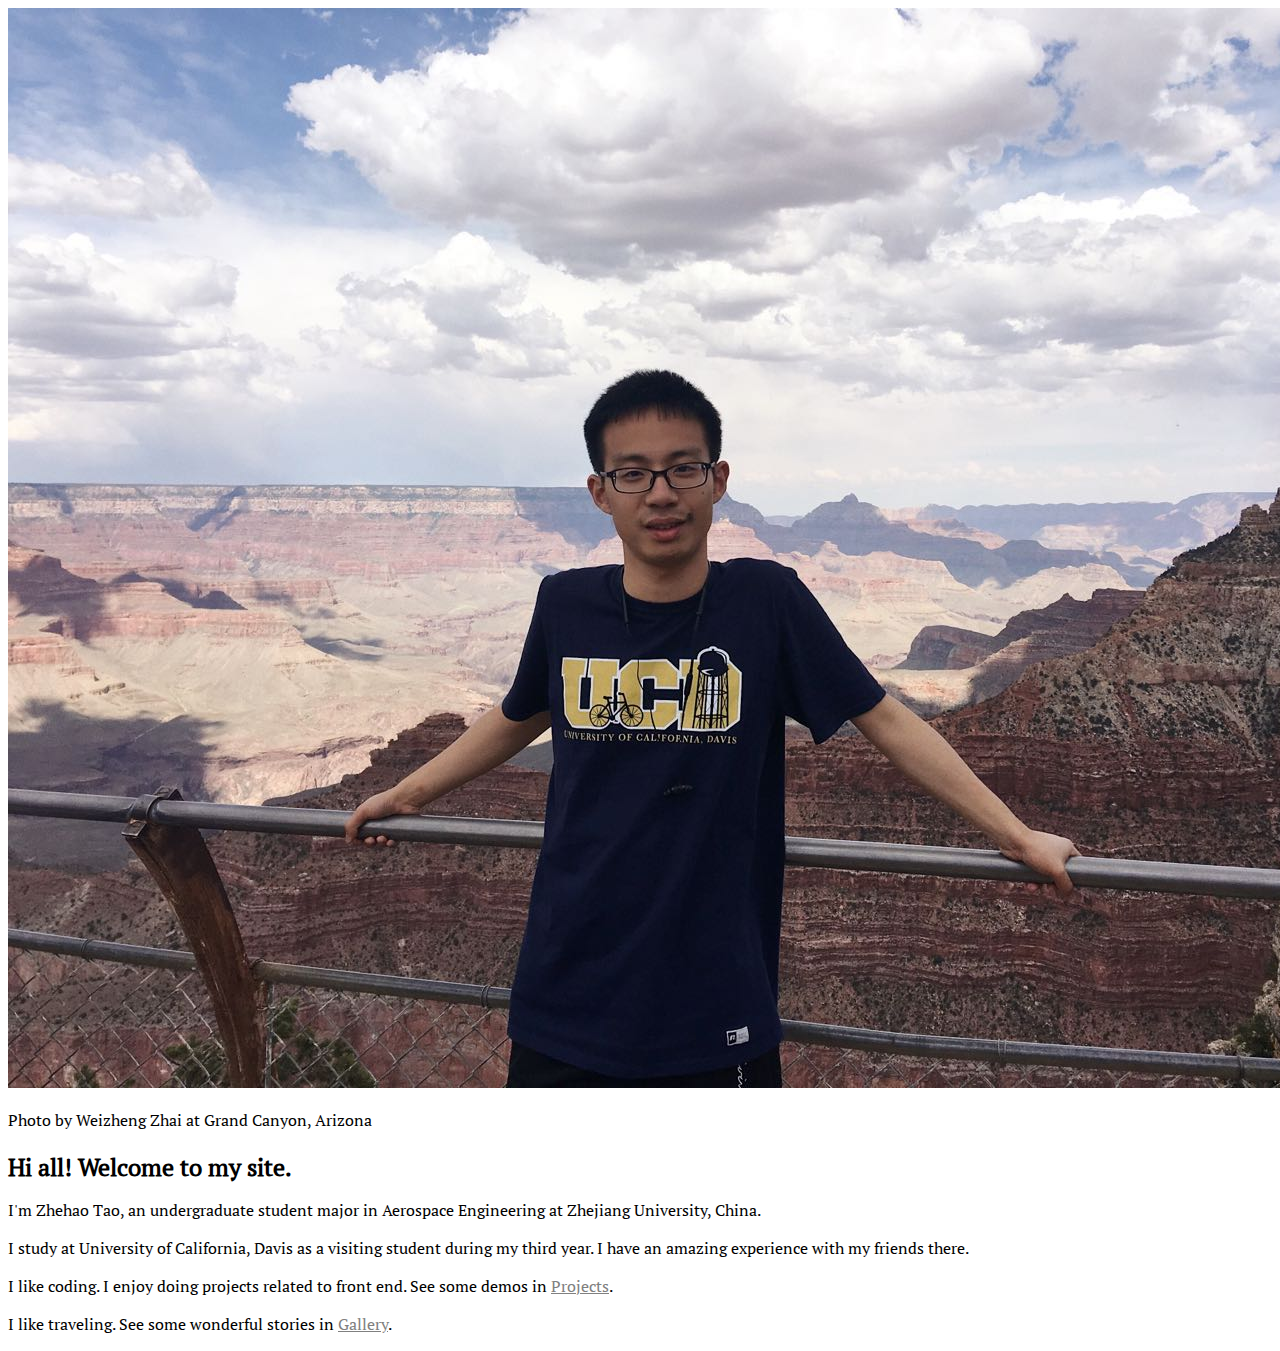
<file: index.html>
<!DOCTYPE html>
<html lang="en">
<head>
  <meta charset="UTF-8">
  <meta name="viewport" content="width=device-width, initial-scale=1.0">
  <title>Zhehao Tao</title>
  <link rel="stylesheet" type="text/css" href="./css/main.css">
  <link rel="stylesheet" type="text/css" href="./css/Bree_Serif.css">
  <link rel="stylesheet" type="text/css" href="./css/PT_Serif.css">
  <link rel="stylesheet" href="https://stackpath.bootstrapcdn.com/bootstrap/4.5.0/css/bootstrap.min.css" integrity="sha384-9aIt2nRpC12Uk9gS9baDl411NQApFmC26EwAOH8WgZl5MYYxFfc+NcPb1dKGj7Sk" crossorigin="anonymous">
  <script src="https://lib.baomitu.com/jquery/3.5.1/jquery.slim.min.js" crossorigin="anonymous"></script>
  <script src="https://cdn.jsdelivr.net/npm/popper.js@1.16.0/dist/umd/popper.min.js" integrity="sha384-Q6E9RHvbIyZFJoft+2mJbHaEWldlvI9IOYy5n3zV9zzTtmI3UksdQRVvoxMfooAo" crossorigin="anonymous"></script>
  <script src="https://stackpath.bootstrapcdn.com/bootstrap/4.5.0/js/bootstrap.min.js" integrity="sha384-OgVRvuATP1z7JjHLkuOU7Xw704+h835Lr+6QL9UvYjZE3Ipu6Tp75j7Bh/kR0JKI" crossorigin="anonymous"></script>
  <script src="https://lib.baomitu.com/jquery/3.5.1/jquery.min.js" crossorigin="anonymous"></script>
  <script>
    $(function() {
      if (!location.hostname) {
        $("#header").load("http://zhtao.me/header.html")
      } else {
        $("#header").load("header.html")
      }
    })
  </script>
</head>
<body>
  <div class="container">
    <div id="header"></div>
    <div class="row">
      <div class="col-md-4">
        <img src="./imgs/Grand Canyon.jpg" alt="Grand Canyon" class="img-fluid mb-2">
        <p>Photo by Weizheng Zhai at Grand Canyon, Arizona</p>
      </div>
      <div class="col-md-7 mx-auto">
        <h2 class="head">
          Hi all! Welcome to my site.
        </h2>
        <p>
          I'm Zhehao Tao, an undergraduate student major in Aerospace Engineering at Zhejiang University, China.
        </p>
        <p>
          I study at University of California, Davis as a visiting student during my third year. I have an amazing experience with my friends there.
        </p>
        <p>
          I like coding. I enjoy doing projects related to front end. See some demos in <a href="projects.html">Projects</a>.
        </p>
        <p>
          I like traveling. See some wonderful stories in <a href="gallery.html">Gallery</a>.
        </p>
      </div>
    </div>
  </div>
</body>
</html>
</file>
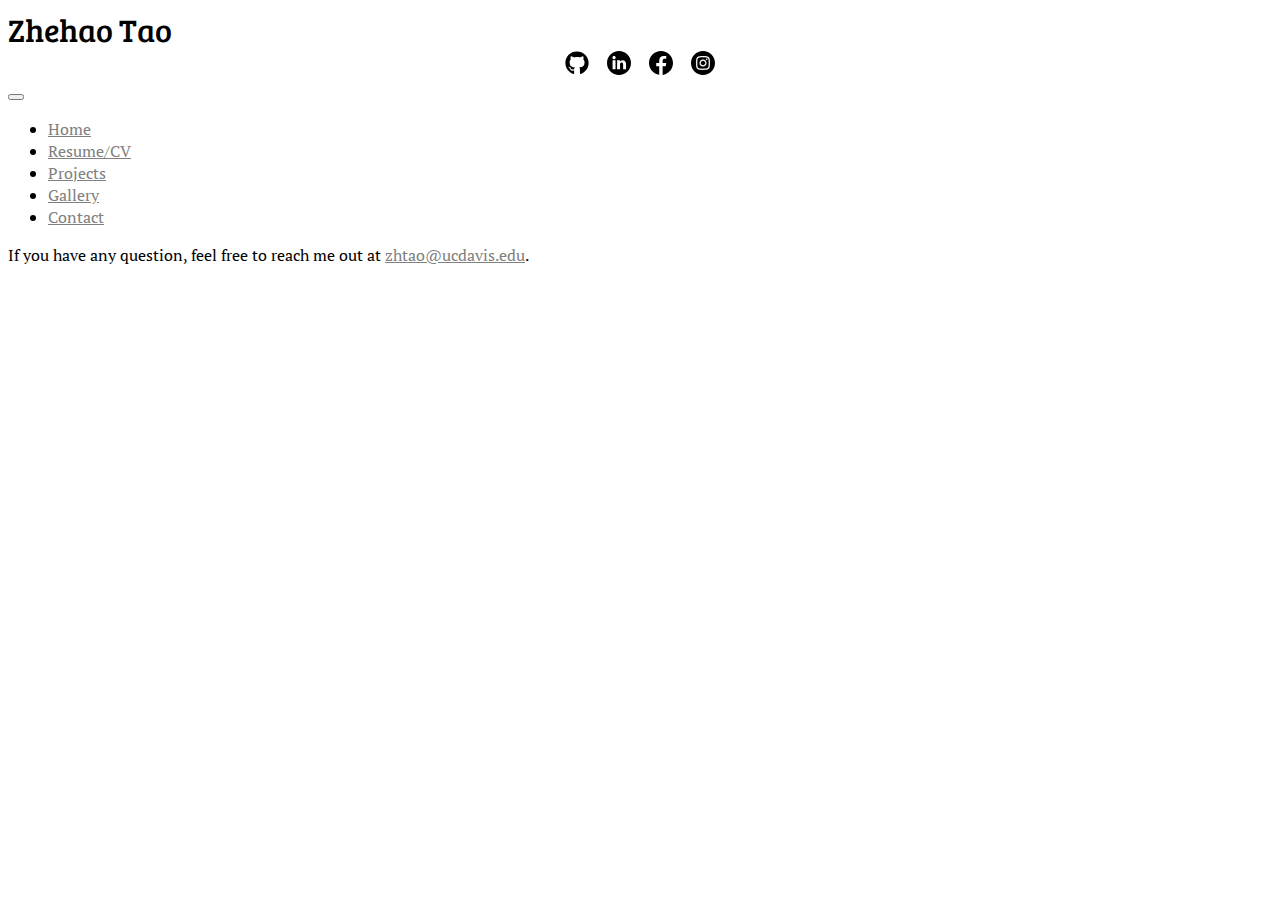
<file: contact.html>
<!DOCTYPE html>
<html lang="en">
<head>
  <meta charset="UTF-8">
  <meta name="viewport" content="width=device-width, initial-scale=1.0">
  <title>Zhehao Tao</title>
  <link rel="stylesheet" type="text/css" href="./css/main.css">
  <link rel="stylesheet" type="text/css" href="./css/Bree_Serif.css">
  <link rel="stylesheet" type="text/css" href="./css/PT_Serif.css">
  <link rel="stylesheet" href="https://stackpath.bootstrapcdn.com/bootstrap/4.5.0/css/bootstrap.min.css" integrity="sha384-9aIt2nRpC12Uk9gS9baDl411NQApFmC26EwAOH8WgZl5MYYxFfc+NcPb1dKGj7Sk" crossorigin="anonymous">
  <script src="https://code.jquery.com/jquery-3.5.1.slim.min.js" integrity="sha384-DfXdz2htPH0lsSSs5nCTpuj/zy4C+OGpamoFVy38MVBnE+IbbVYUew+OrCXaRkfj" crossorigin="anonymous"></script>
  <script src="https://cdn.jsdelivr.net/npm/popper.js@1.16.0/dist/umd/popper.min.js" integrity="sha384-Q6E9RHvbIyZFJoft+2mJbHaEWldlvI9IOYy5n3zV9zzTtmI3UksdQRVvoxMfooAo" crossorigin="anonymous"></script>
  <script src="https://stackpath.bootstrapcdn.com/bootstrap/4.5.0/js/bootstrap.min.js" integrity="sha384-OgVRvuATP1z7JjHLkuOU7Xw704+h835Lr+6QL9UvYjZE3Ipu6Tp75j7Bh/kR0JKI" crossorigin="anonymous"></script>
  <script src="https://code.jquery.com/jquery-3.5.1.min.js" integrity="sha256-9/aliU8dGd2tb6OSsuzixeV4y/faTqgFtohetphbbj0=" crossorigin="anonymous"></script>
  <script>
    $(function() {
      $("#header").load("header.html")
    })
  </script>
</head>
<body>
  <div class="container">
    <div id="header"></div>
    <p>
      If you have any question, feel free to reach me out at <a href="mailto:zhtao@ucdavis.edu">zhtao@ucdavis.edu</a>.
    </p>
  </div>
</body>
</html>
</file>
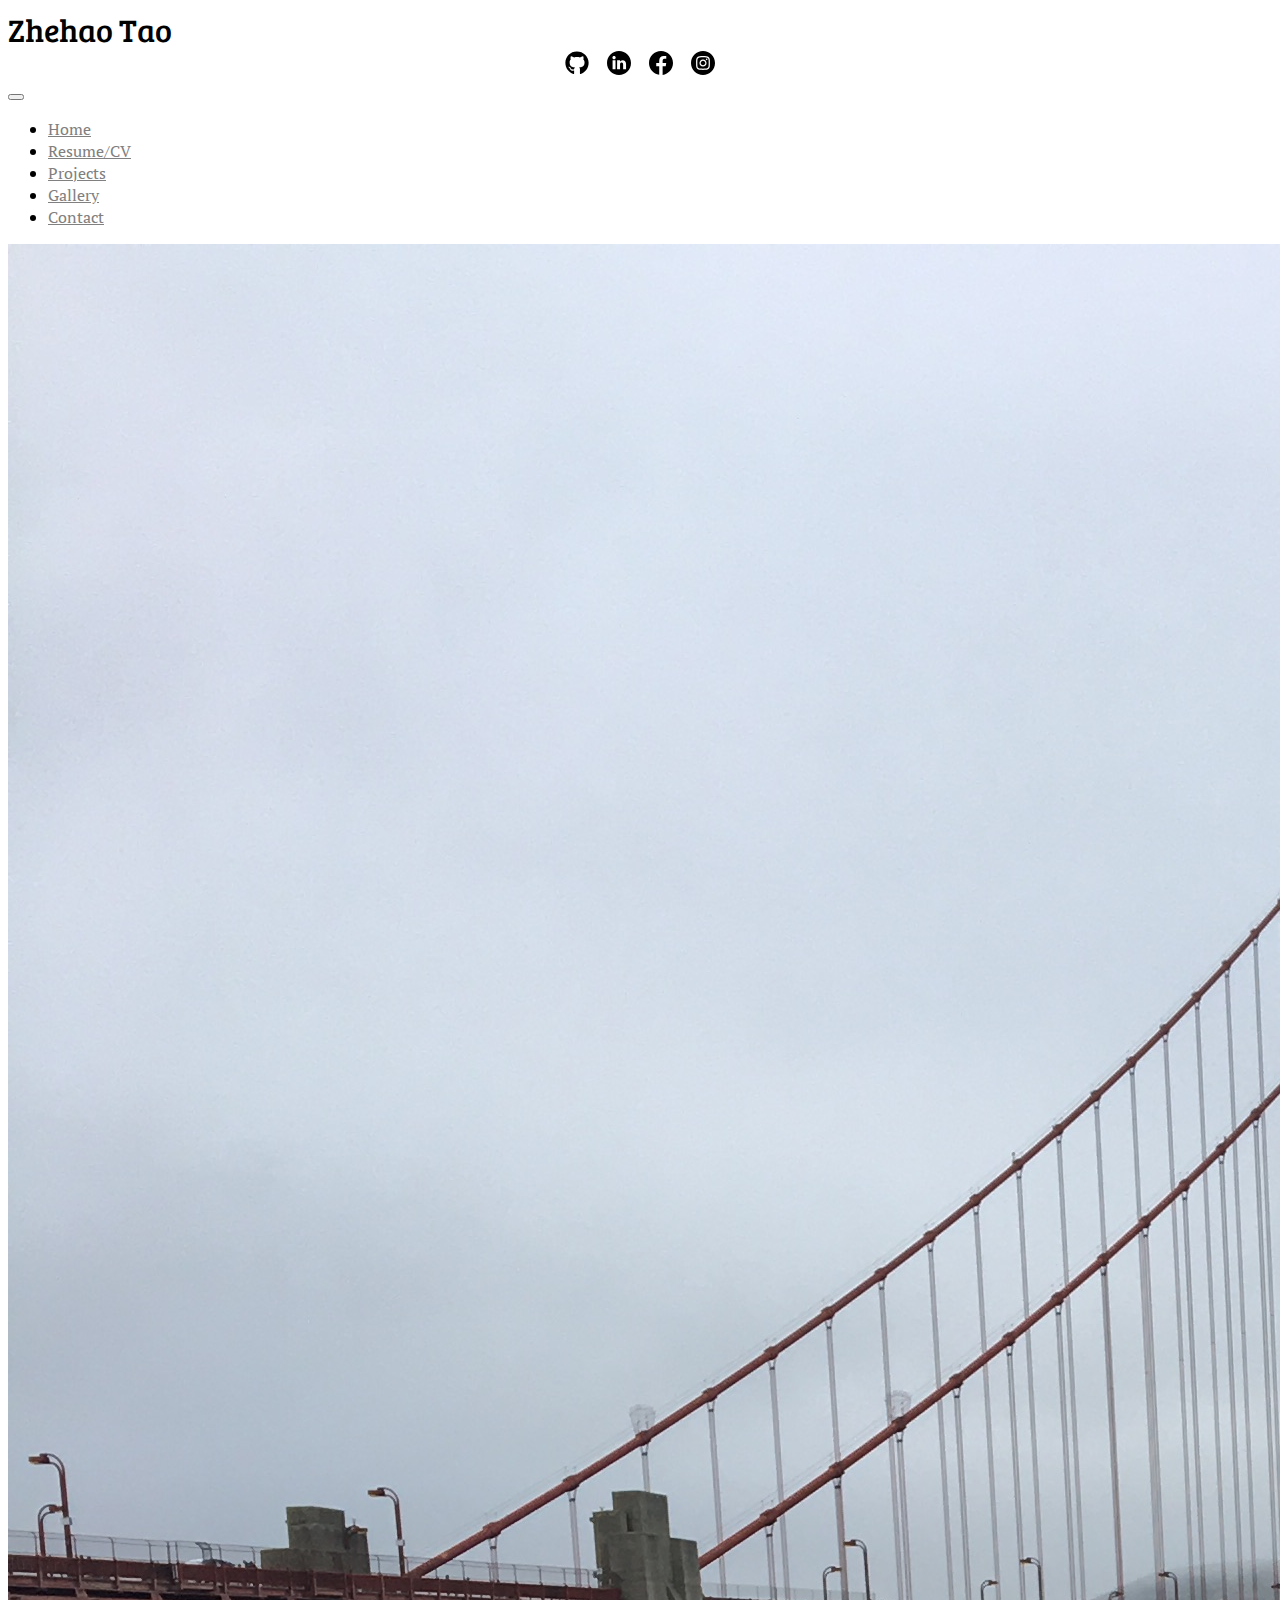
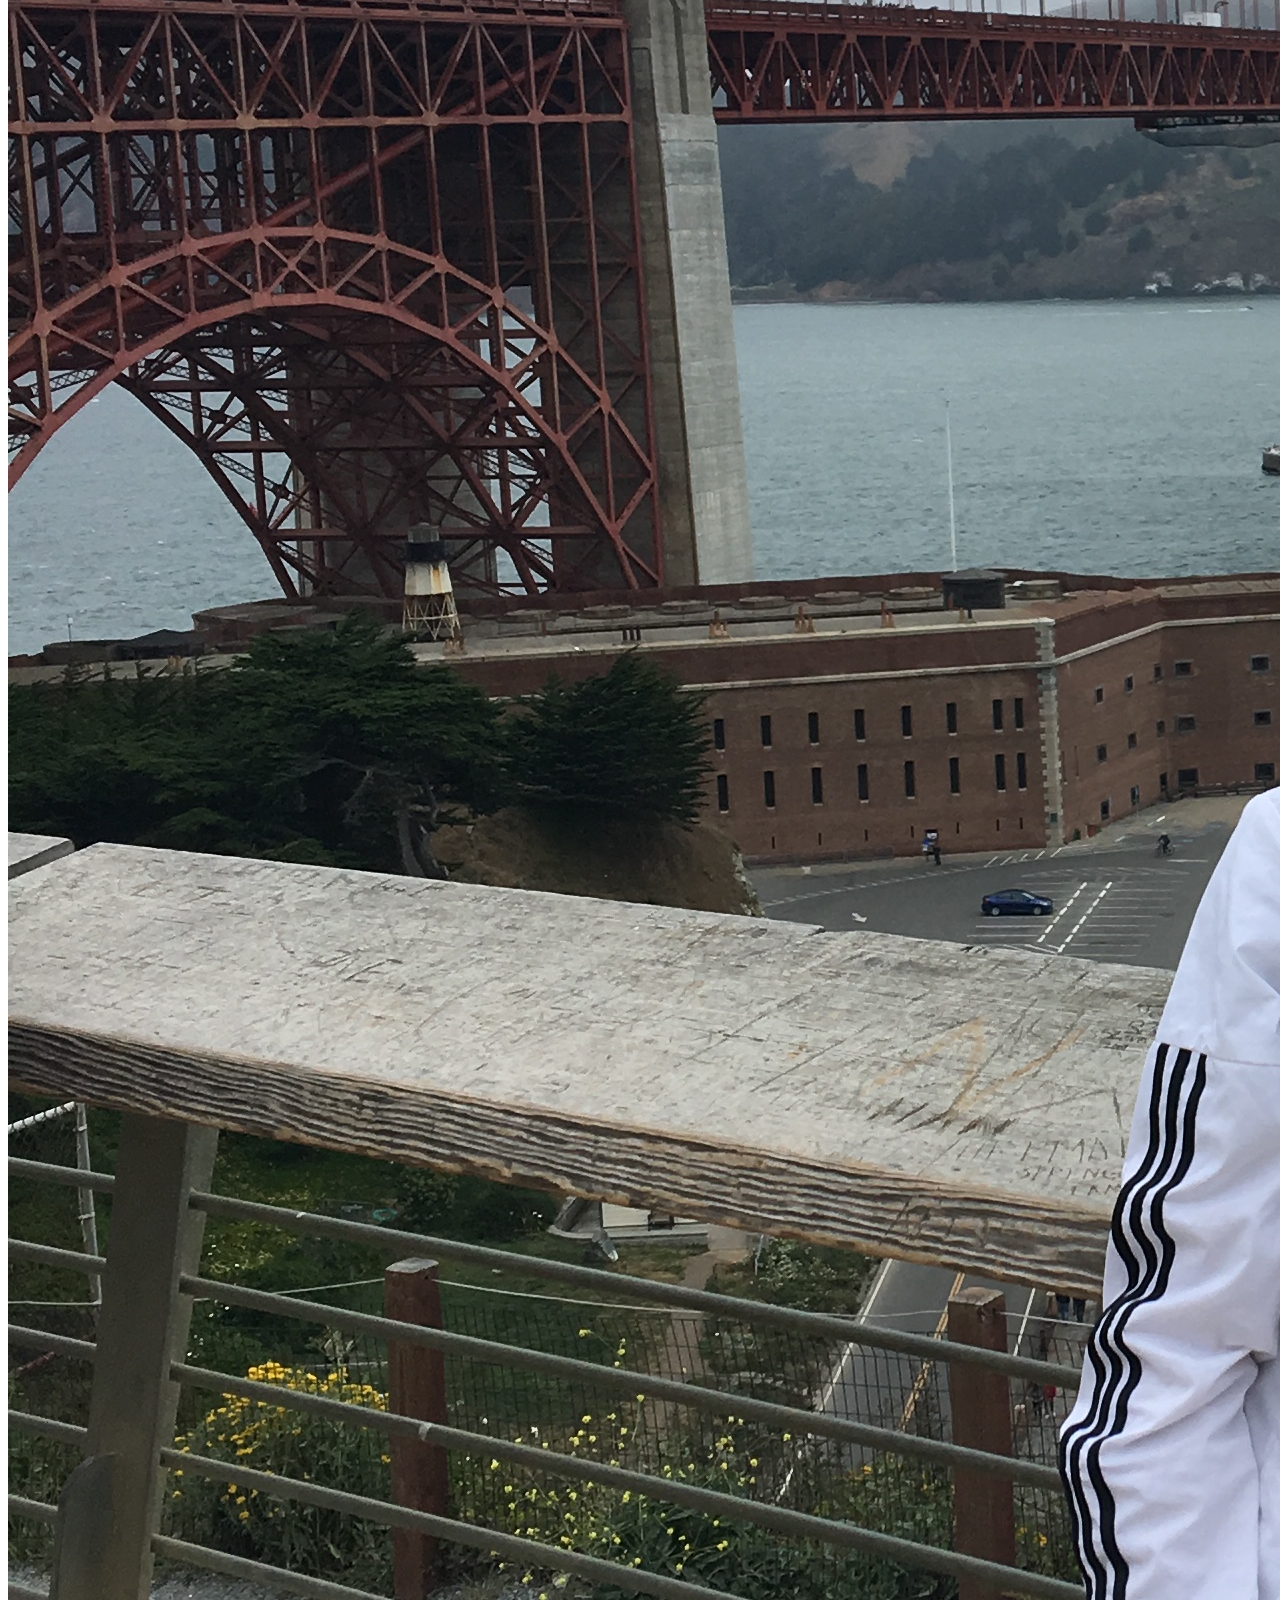
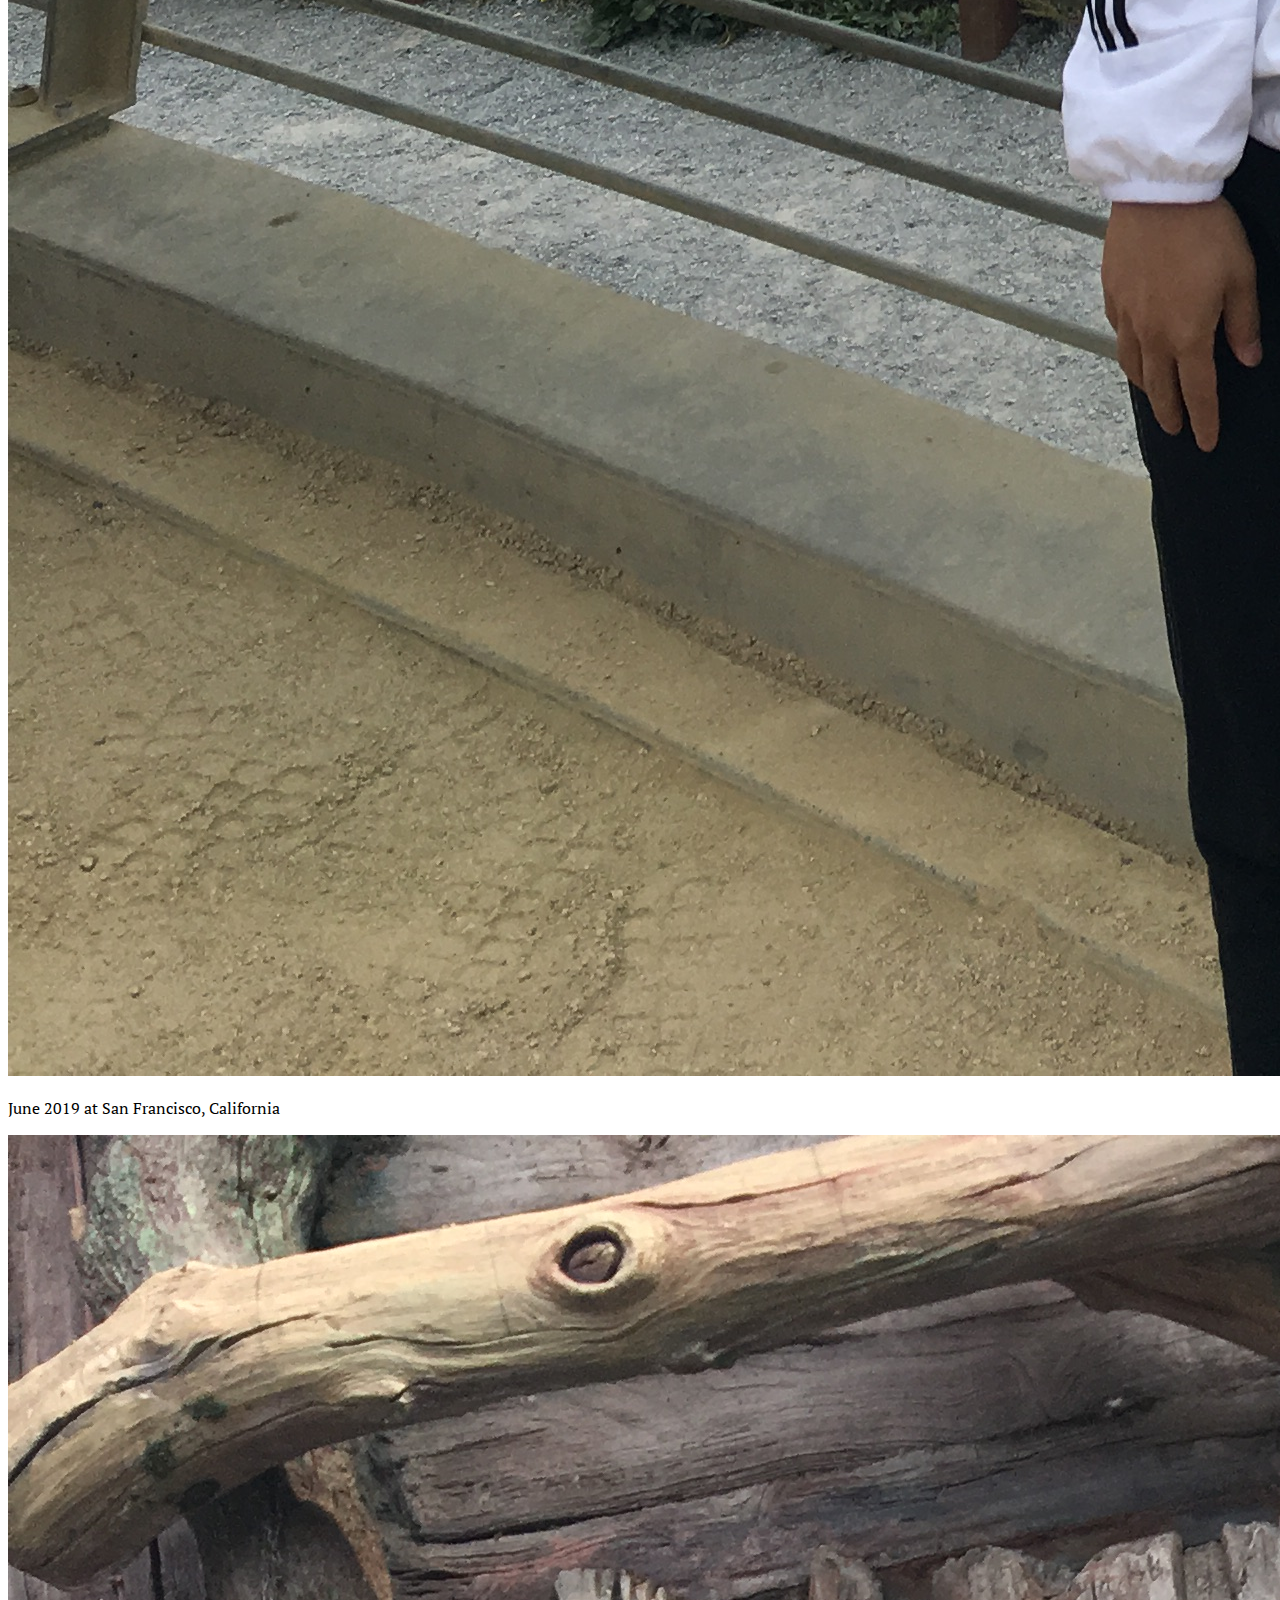
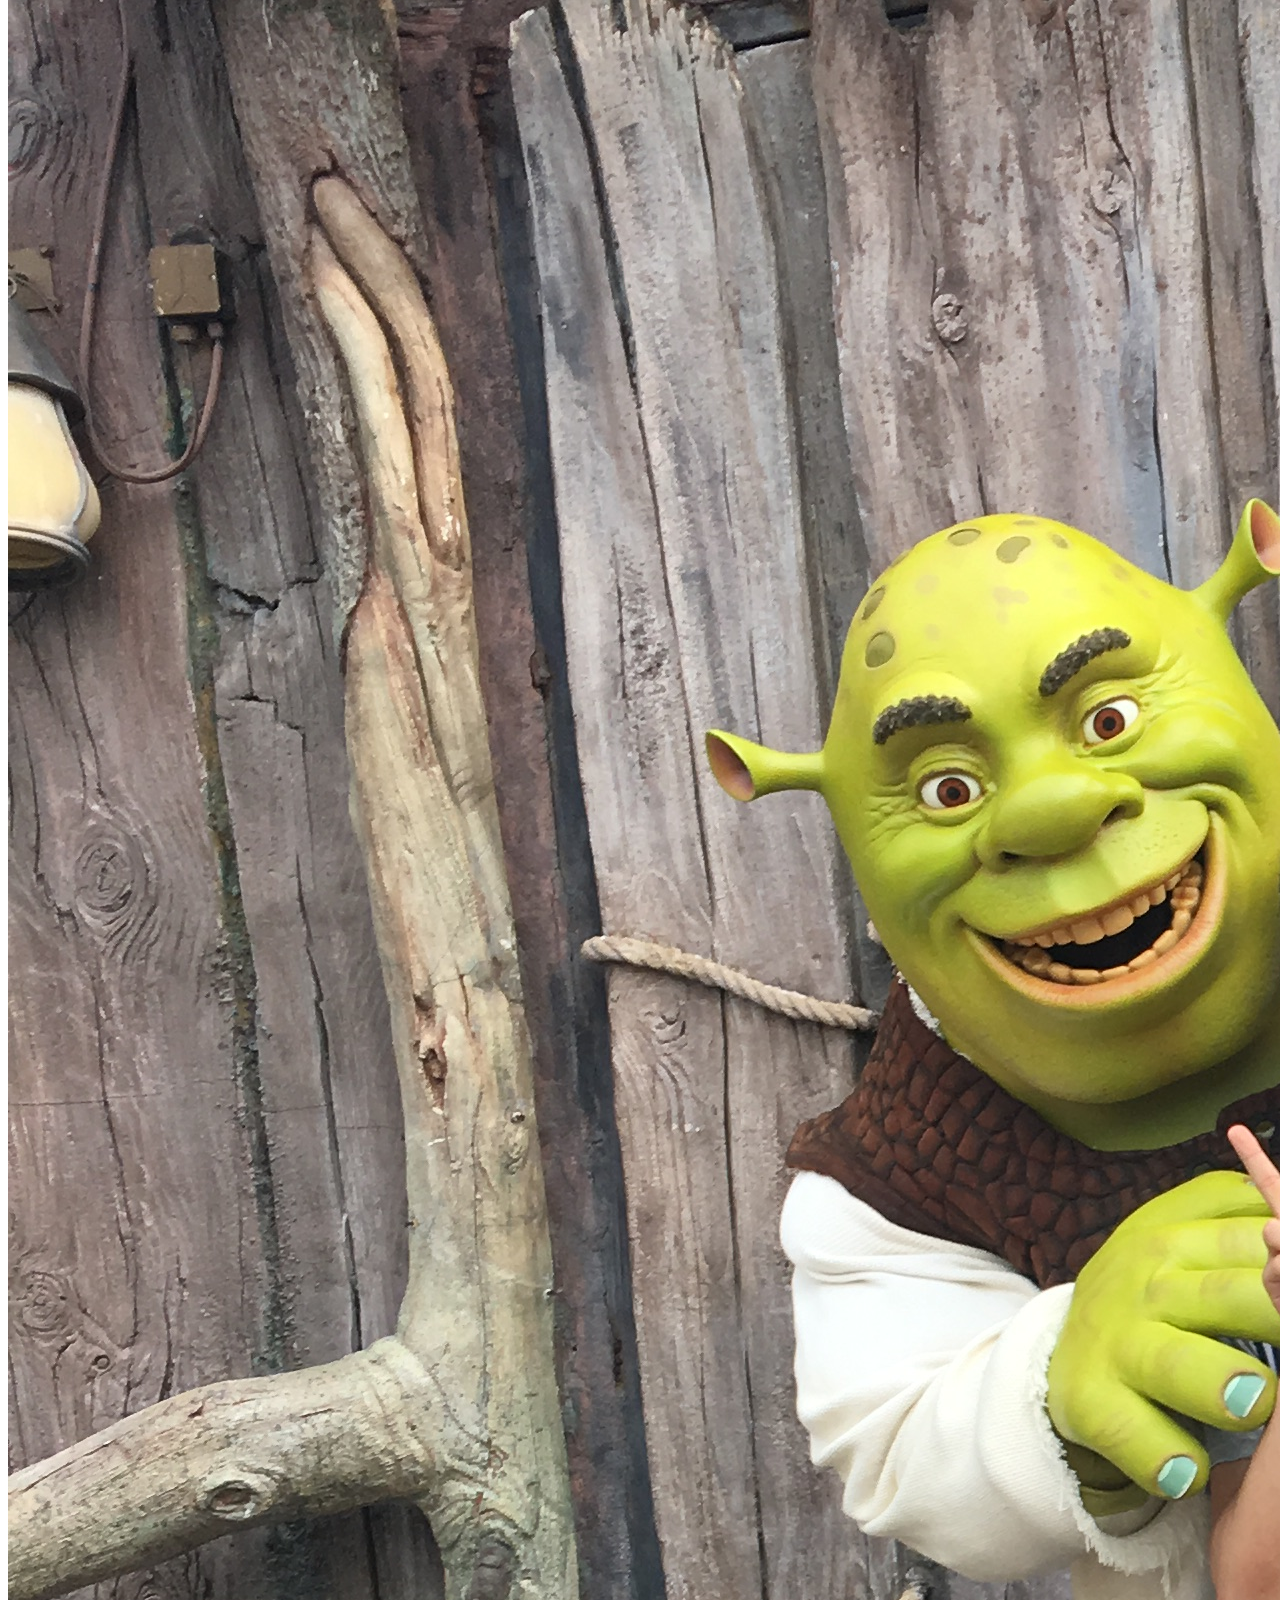
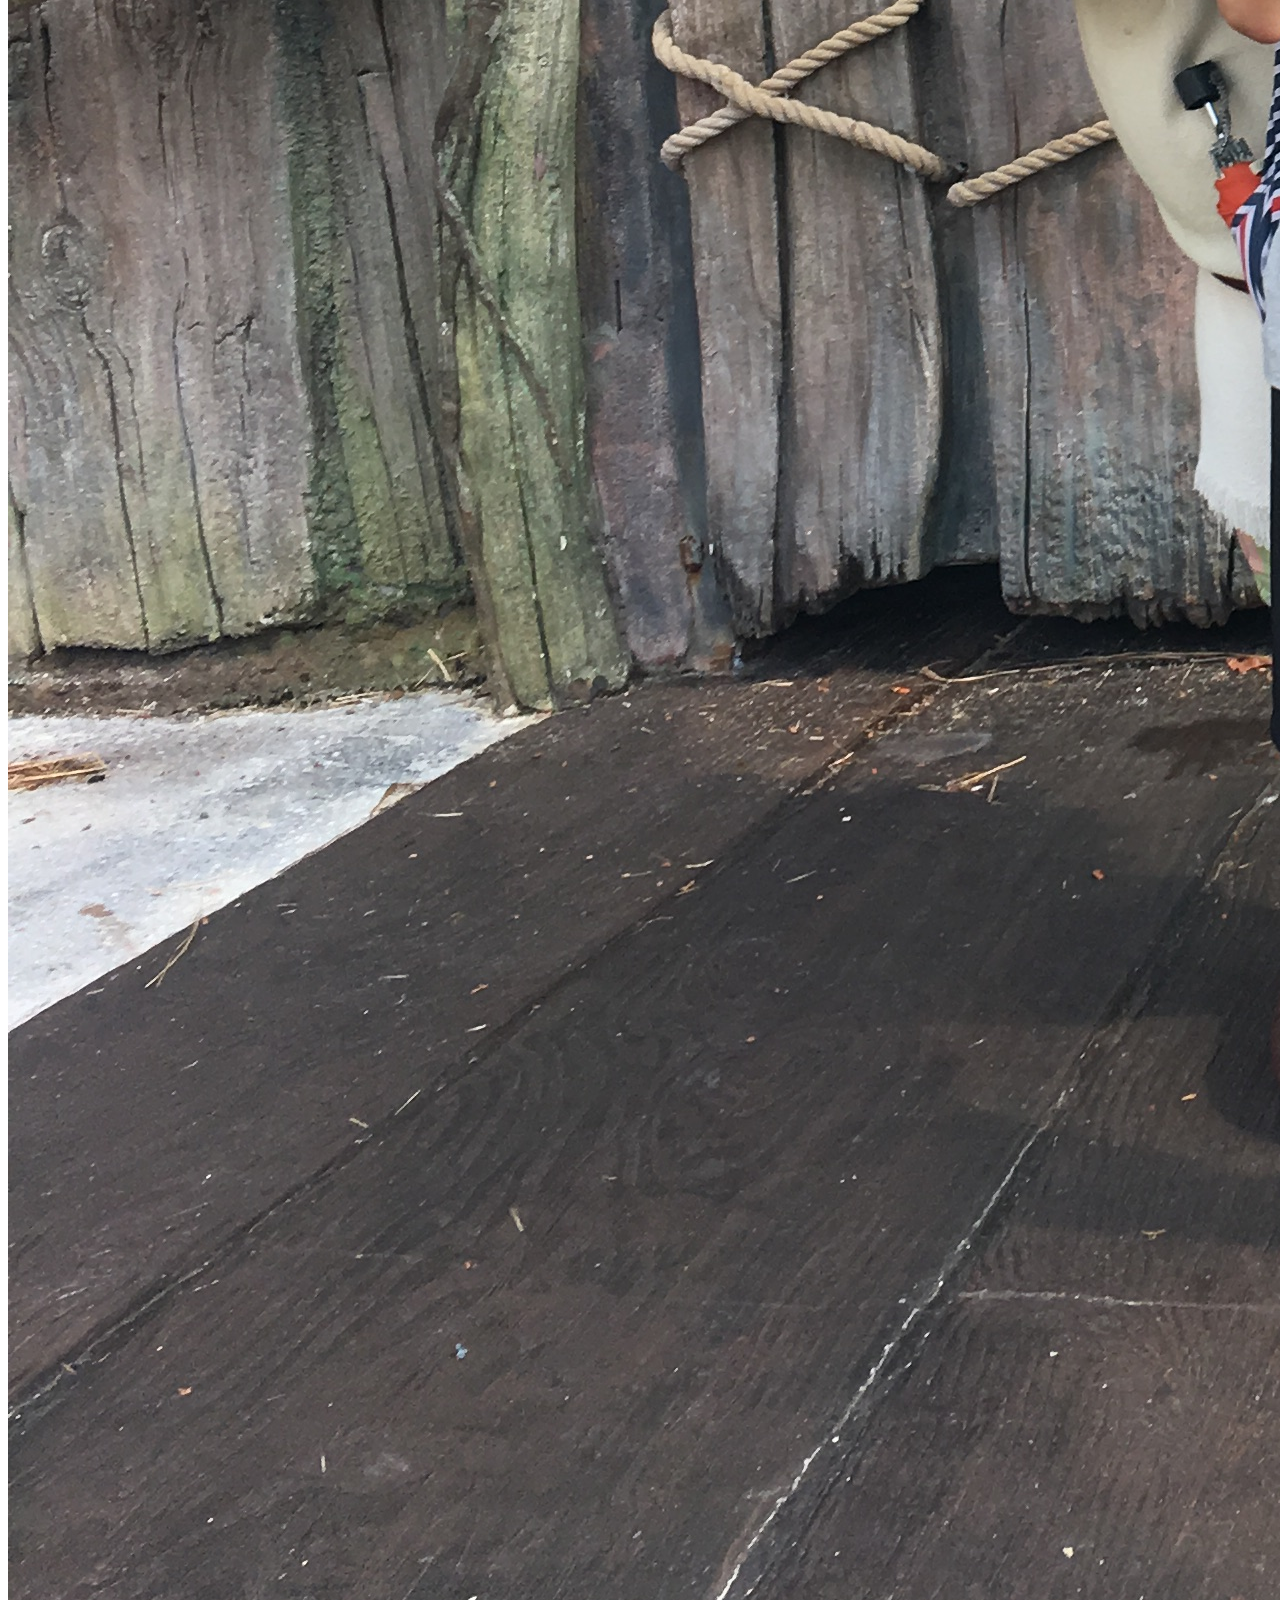
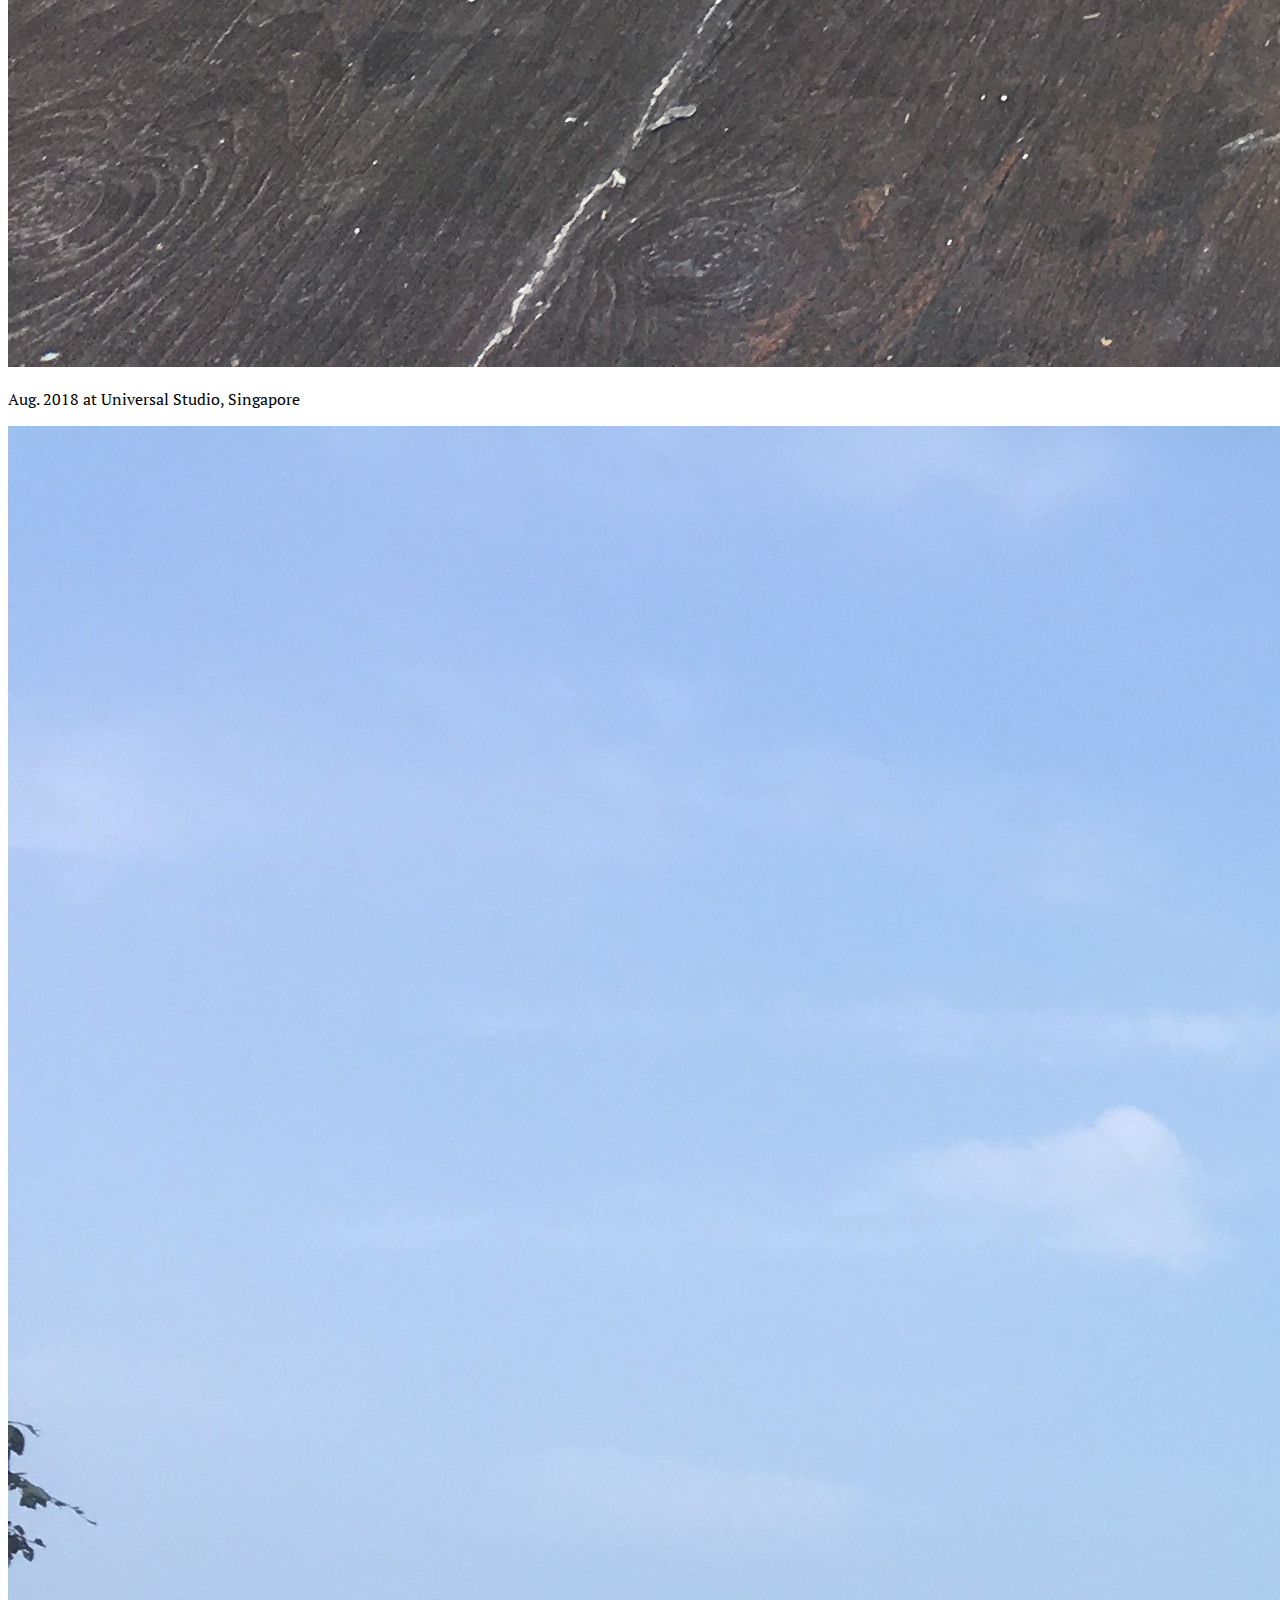
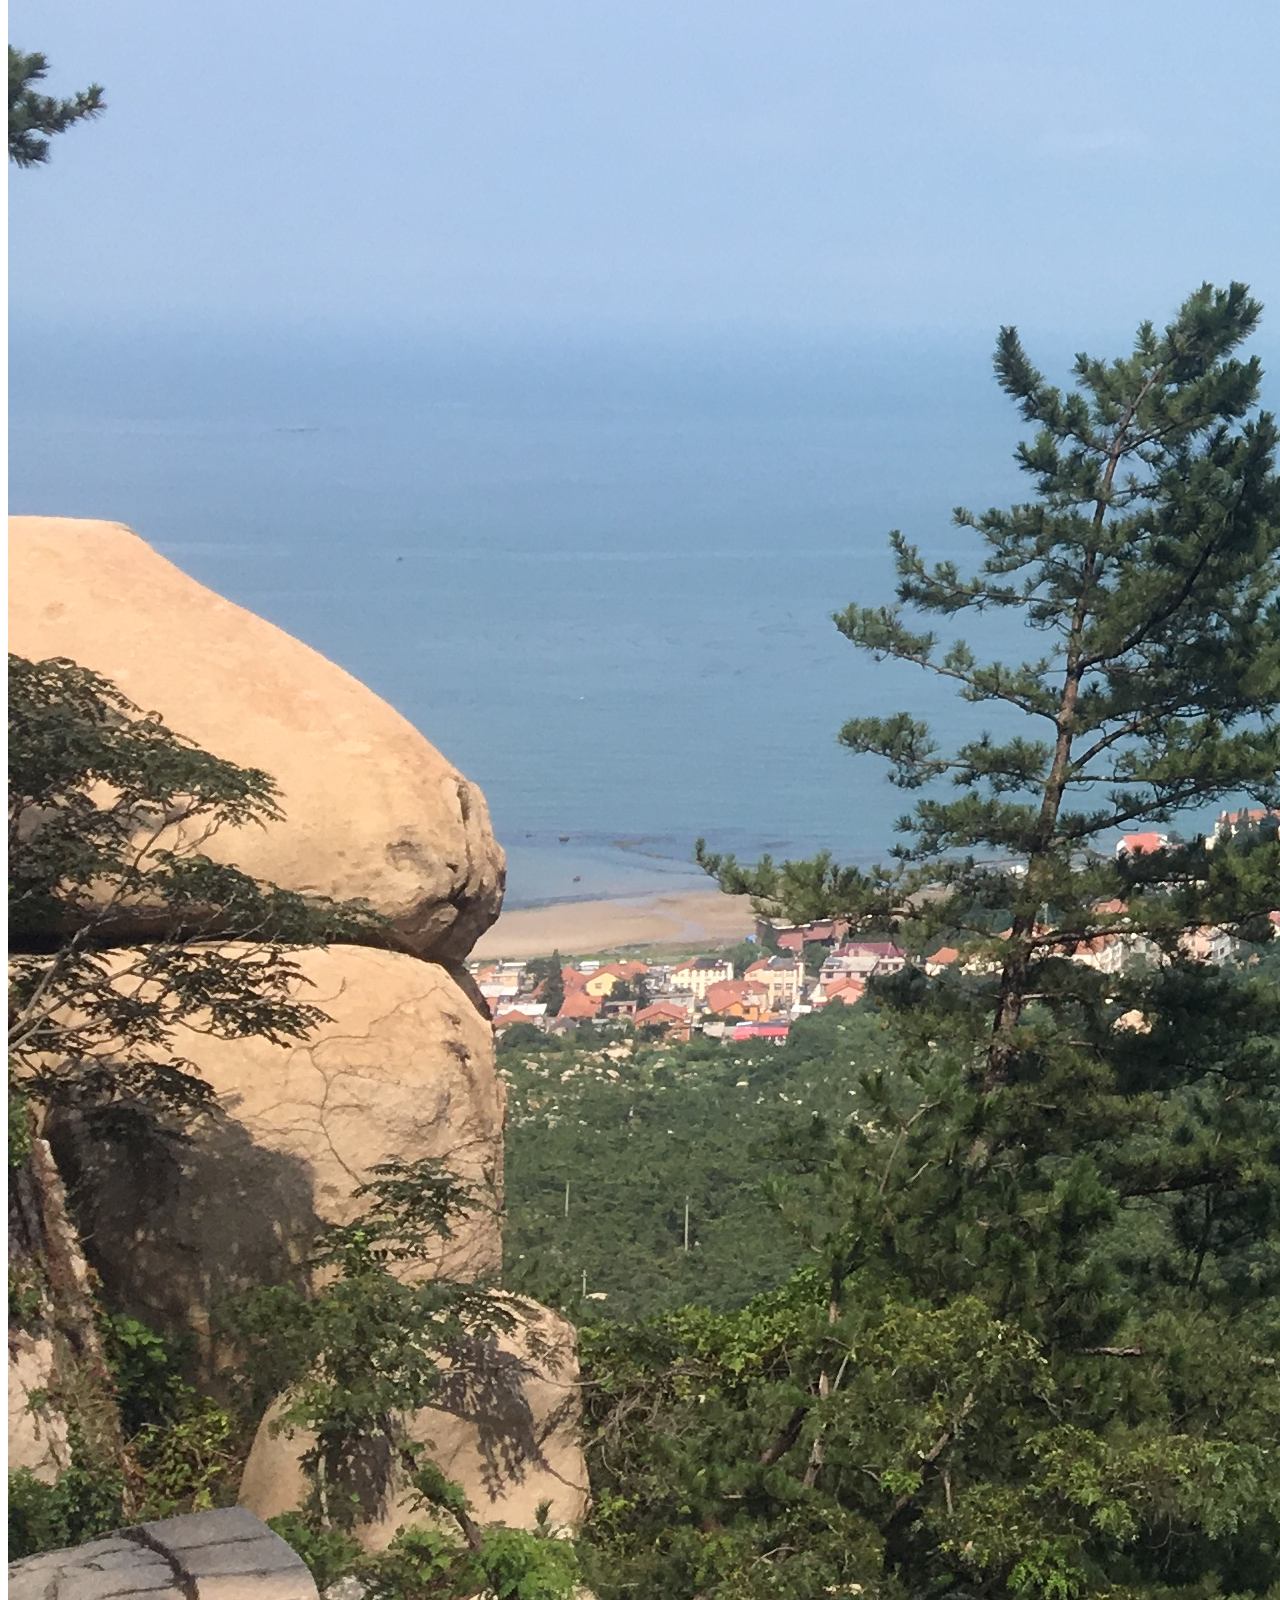
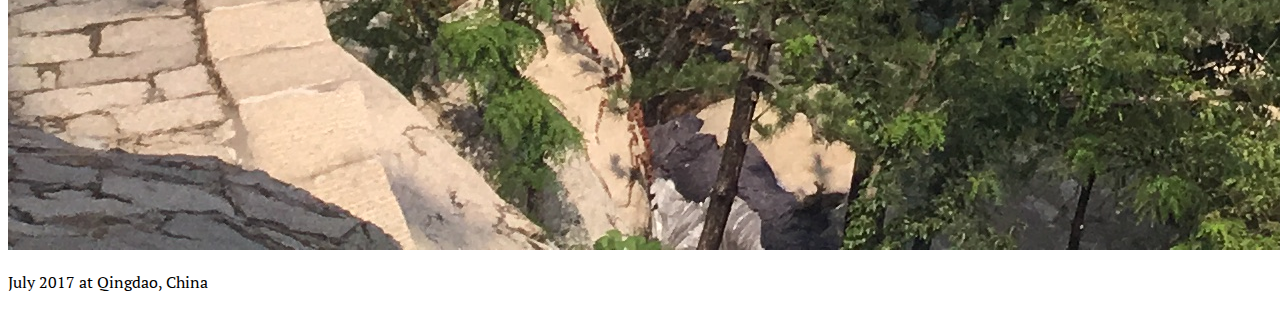
<file: gallery.html>
<!DOCTYPE html>
<html lang="en">
<head>
  <meta charset="UTF-8">
  <meta name="viewport" content="width=device-width, initial-scale=1.0">
  <title>Zhehao Tao</title>
  <link rel="stylesheet" type="text/css" href="./css/main.css">
  <link rel="stylesheet" type="text/css" href="./css/Bree_Serif.css">
  <link rel="stylesheet" type="text/css" href="./css/PT_Serif.css">
  <link rel="stylesheet" href="https://stackpath.bootstrapcdn.com/bootstrap/4.5.0/css/bootstrap.min.css" integrity="sha384-9aIt2nRpC12Uk9gS9baDl411NQApFmC26EwAOH8WgZl5MYYxFfc+NcPb1dKGj7Sk" crossorigin="anonymous">
  <script src="https://code.jquery.com/jquery-3.5.1.slim.min.js" integrity="sha384-DfXdz2htPH0lsSSs5nCTpuj/zy4C+OGpamoFVy38MVBnE+IbbVYUew+OrCXaRkfj" crossorigin="anonymous"></script>
  <script src="https://cdn.jsdelivr.net/npm/popper.js@1.16.0/dist/umd/popper.min.js" integrity="sha384-Q6E9RHvbIyZFJoft+2mJbHaEWldlvI9IOYy5n3zV9zzTtmI3UksdQRVvoxMfooAo" crossorigin="anonymous"></script>
  <script src="https://stackpath.bootstrapcdn.com/bootstrap/4.5.0/js/bootstrap.min.js" integrity="sha384-OgVRvuATP1z7JjHLkuOU7Xw704+h835Lr+6QL9UvYjZE3Ipu6Tp75j7Bh/kR0JKI" crossorigin="anonymous"></script>
  <script src="https://code.jquery.com/jquery-3.5.1.min.js" integrity="sha256-9/aliU8dGd2tb6OSsuzixeV4y/faTqgFtohetphbbj0=" crossorigin="anonymous"></script>
  <script>
    $(function() {
      $("#header").load("header.html")
    })
  </script>
</head>
<body>

  <div class="container">
    <div id="header"></div>
    <div class="row mb-4">
      <div class="col-md-5 mx-auto">
        <img src="./imgs/San Francisco.JPG" alt="San Francisco" class="img-fluid mb-2">
        <p>June 2019 at San Francisco, California</p>
      </div>
    </div>

    <div class="row mb-4">
      <div class="col-md-5 mx-auto">
        <img src="./imgs/Singapore.JPG" alt="Singapore" class="img-fluid mb-2">
        <p>Aug. 2018 at Universal Studio, Singapore</p>
      </div>
    </div>

    <div class="row mb-4">
      <div class="col-md-5 mx-auto">
        <img src="./imgs/Qingdao.JPG" alt="Qingdao" class="img-fluid mb-2">
        <p>July 2017 at Qingdao, China</p>
      </div>
    </div>
  </div>

</body>
</html>
</file>
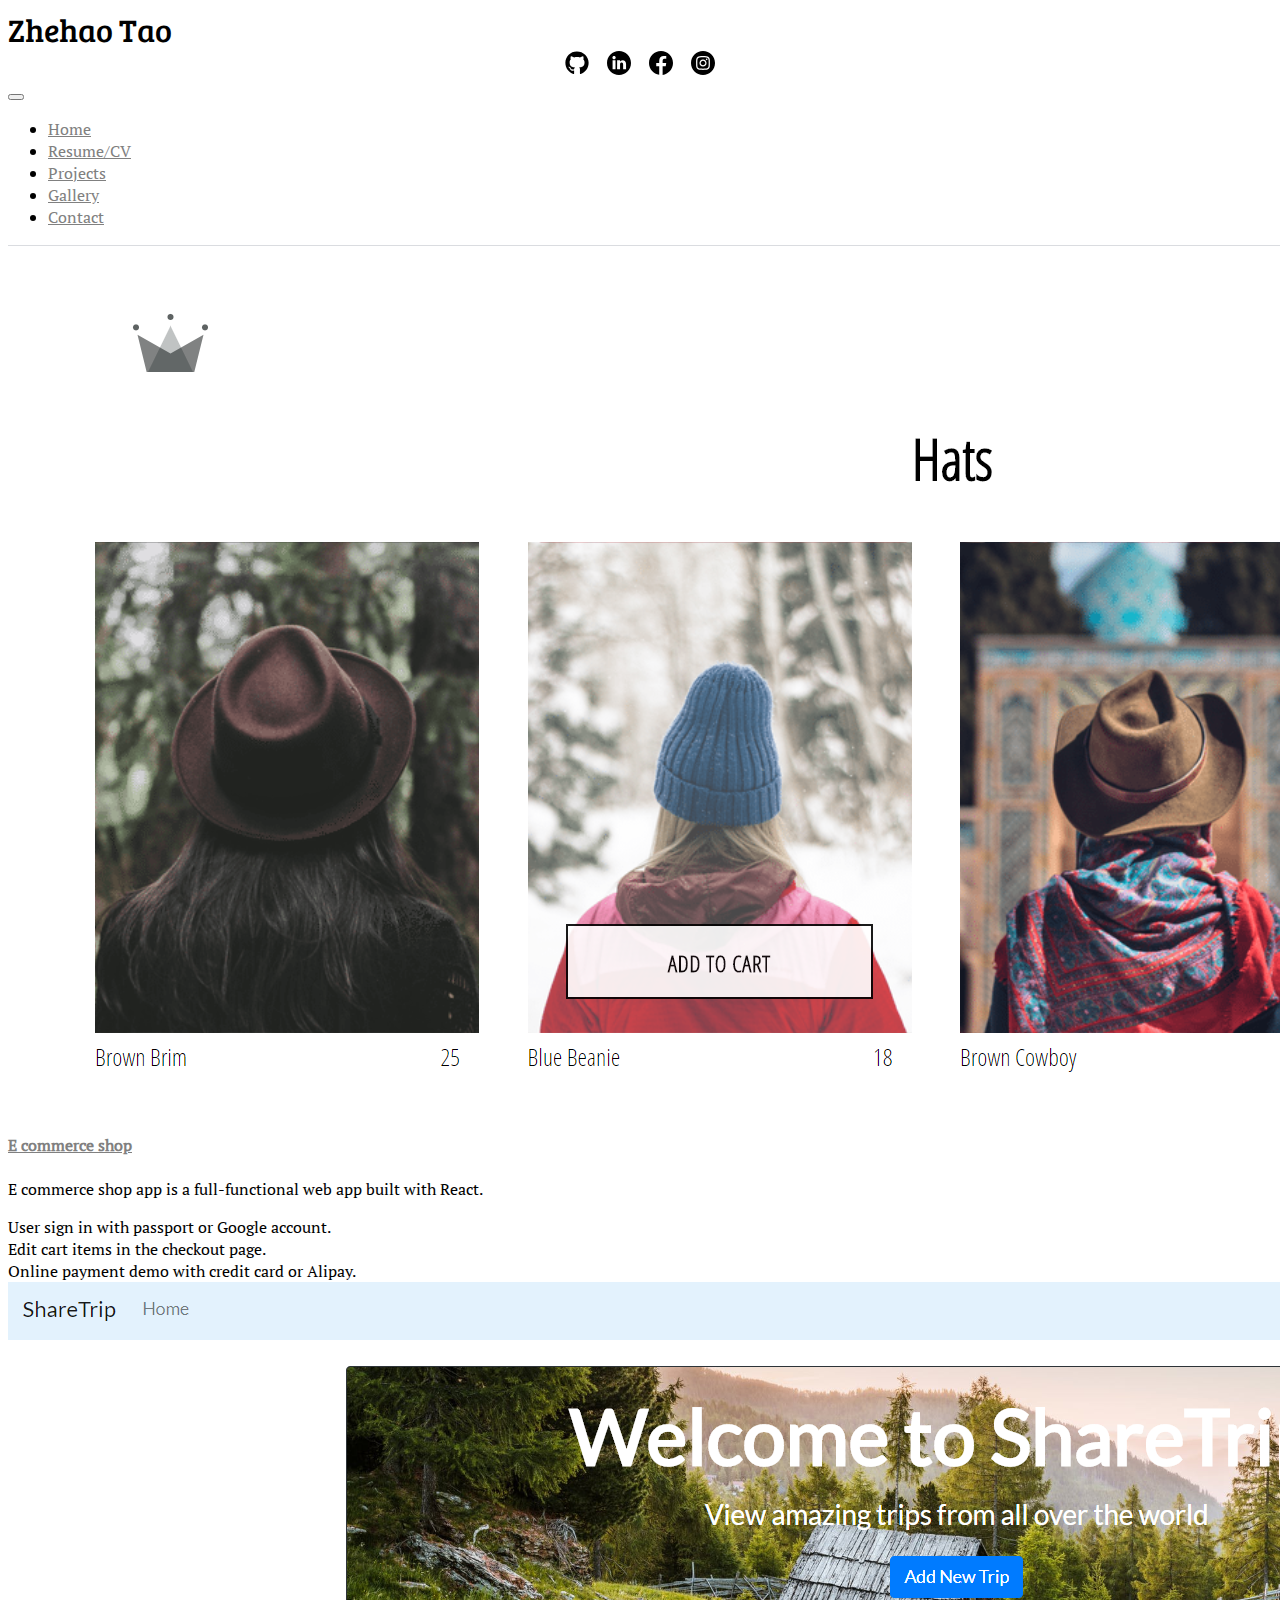
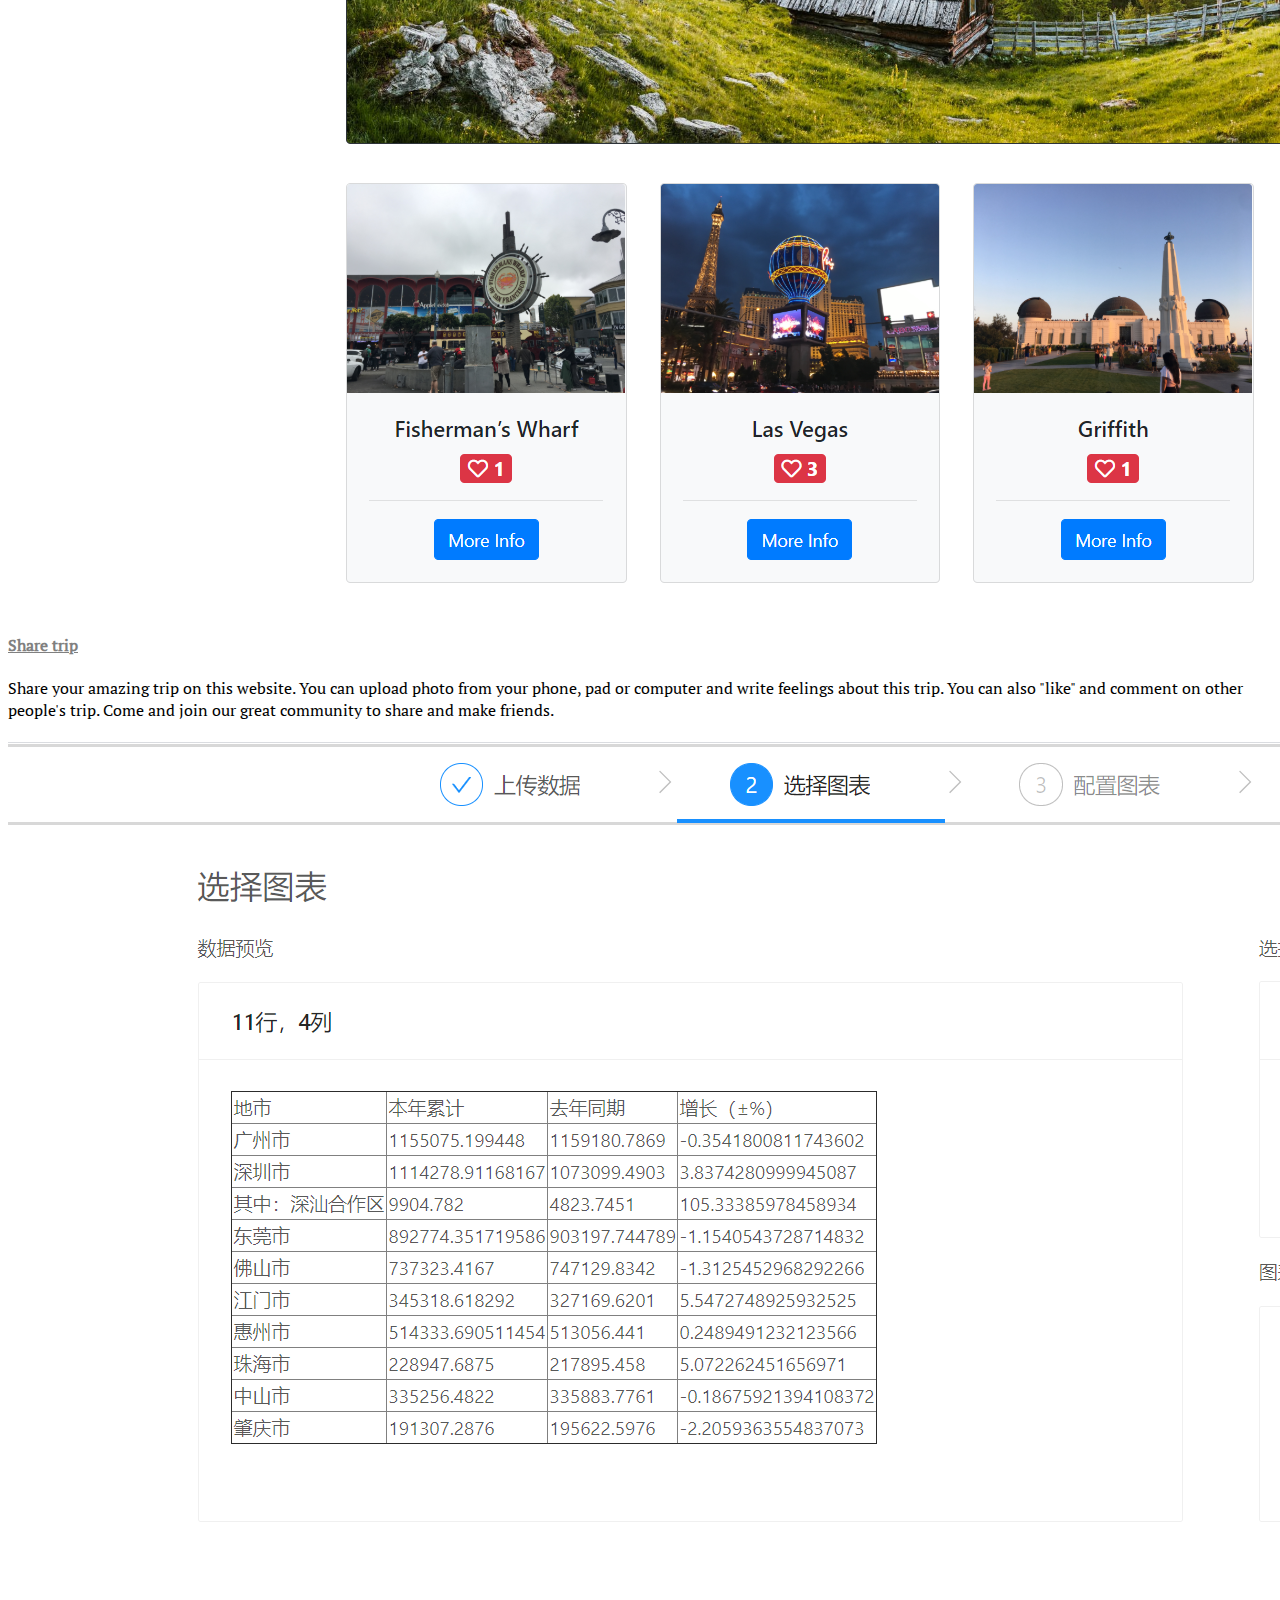
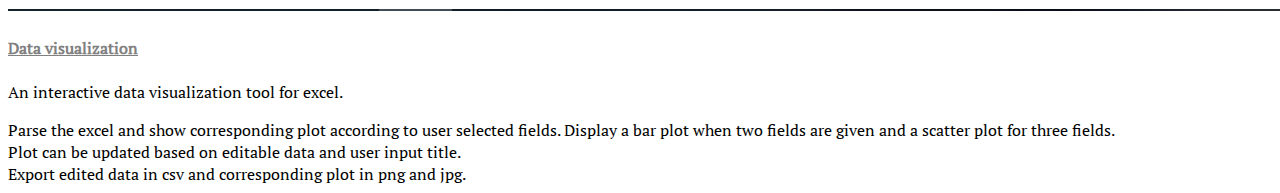
<file: projects.html>
<!DOCTYPE html>
<html lang="en">
<head>
  <meta charset="UTF-8">
  <meta name="viewport" content="width=device-width, initial-scale=1.0">
  <title>Zhehao Tao</title>
  <link rel="stylesheet" type="text/css" href="./css/main.css">
  <link rel="stylesheet" type="text/css" href="./css/Bree_Serif.css">
  <link rel="stylesheet" type="text/css" href="./css/PT_Serif.css">
  <link rel="stylesheet" href="https://stackpath.bootstrapcdn.com/bootstrap/4.5.0/css/bootstrap.min.css" integrity="sha384-9aIt2nRpC12Uk9gS9baDl411NQApFmC26EwAOH8WgZl5MYYxFfc+NcPb1dKGj7Sk" crossorigin="anonymous">
  <script src="https://code.jquery.com/jquery-3.5.1.slim.min.js" integrity="sha384-DfXdz2htPH0lsSSs5nCTpuj/zy4C+OGpamoFVy38MVBnE+IbbVYUew+OrCXaRkfj" crossorigin="anonymous"></script>
  <script src="https://cdn.jsdelivr.net/npm/popper.js@1.16.0/dist/umd/popper.min.js" integrity="sha384-Q6E9RHvbIyZFJoft+2mJbHaEWldlvI9IOYy5n3zV9zzTtmI3UksdQRVvoxMfooAo" crossorigin="anonymous"></script>
  <script src="https://stackpath.bootstrapcdn.com/bootstrap/4.5.0/js/bootstrap.min.js" integrity="sha384-OgVRvuATP1z7JjHLkuOU7Xw704+h835Lr+6QL9UvYjZE3Ipu6Tp75j7Bh/kR0JKI" crossorigin="anonymous"></script>
  <script src="https://code.jquery.com/jquery-3.5.1.min.js" integrity="sha256-9/aliU8dGd2tb6OSsuzixeV4y/faTqgFtohetphbbj0=" crossorigin="anonymous"></script>
  <script>
    $(function() {
      $("#header").load("header.html")
    })
  </script>
</head>
<body>
  <div class="container">
    <div id="header"></div>
    <div class="row mb-5">
      <div class="col-md-5 mx-auto">
        <img src="./imgs/e commerce shop app.png" alt="e commerce shop app" class="img-thumbnail mt-1">
      </div>
      <div class="col-md-6 mx-auto">
        <h4 class="mb-3 mt-1"><a href="https://github.com/zhehaotao/E-commerce-Shop-App">E commerce shop</a></h4>
        <p>E commerce shop app is a full-functional web app built with React.</p>
        <ui>
          <li class="mb-2">
            User sign in with passport or Google account.
          </li>
          <li class="mb-2">
            Edit cart items in the checkout page.
          </li>
          <li class="mb-2">
            Online payment demo with credit card or Alipay.
          </li>
        </ui> 
      </div>
    </div>

    <div class="row mb-5">
      <div class="col-md-5 mx-auto">
        <img src="./imgs/share trip.png" alt="share trip" class="img-thumbnail mt-1">
      </div>
      <div class="col-md-6 mx-auto">
        <h4 class="mb-3 mt-1"><a href="https://github.com/zhehaotao/Share-Trip">Share trip</a></h4>
        <p>Share your amazing trip on this website. You can upload photo from your phone, pad or computer and write feelings about this trip. You can also "like" and  comment on other people's trip. Come and join our great community to share and make friends.</p>
      </div>
    </div>

    <div class="row mb-5">
      <div class="col-md-5 mx-auto">
        <img src="./imgs/data visualization.png" alt="data visualization" class="img-thumbnail mt-1">
      </div>
      <div class="col-md-6 mx-auto mt-1">
        <h4 class="mb-3"><a href="https://github.com/zhehaotao/data-visualization">Data visualization</a></h4>
        <p>An interactive data visualization tool for excel.</p>
        <ui>
          <li class="mb-2">
            Parse the excel and show corresponding plot according to user selected fields. Display a bar plot when two fields are given and a scatter plot for three fields.
          </li>
          <li class="mb-2">
            Plot can be updated based on editable data and user input title. 
          </li>
          <li class="mb-2">
            Export edited data in csv and corresponding plot in png and jpg.
          </li>
        </ui> 
      </div>
    </div>

  </div>
</body>
</html>
</file>
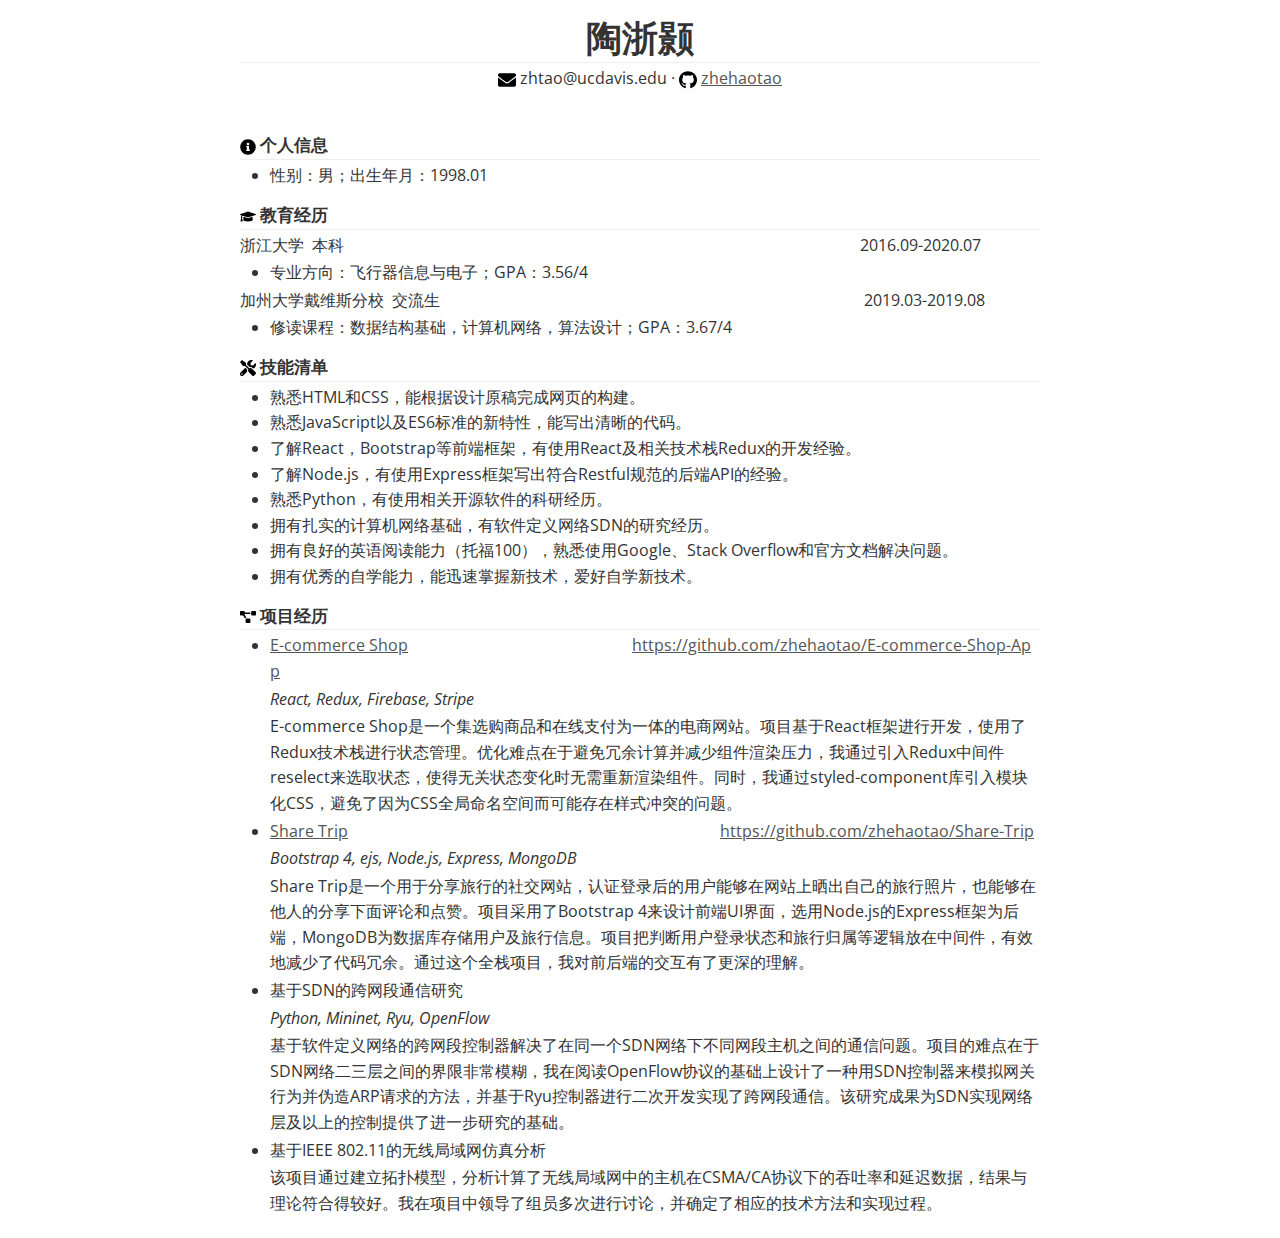
<file: docs/CV.html>
<!doctype html>
<html>
<head>
<meta charset='UTF-8'><meta name='viewport' content='width=device-width initial-scale=1'>
<title>Resume</title><link href='https://fonts.loli.net/css?family=Open+Sans:400italic,700italic,700,400&subset=latin,latin-ext' rel='stylesheet' type='text/css' /><style type='text/css'>html {overflow-x: initial !important;}:root { --bg-color:#ffffff; --text-color:#333333; --select-text-bg-color:#B5D6FC; --select-text-font-color:auto; --monospace:"Lucida Console",Consolas,"Courier",monospace; }
html { font-size: 14px; background-color: var(--bg-color); color: var(--text-color); font-family: "Helvetica Neue", Helvetica, Arial, sans-serif; -webkit-font-smoothing: antialiased; }
body { margin: 0px; padding: 0px; height: auto; bottom: 0px; top: 0px; left: 0px; right: 0px; font-size: 1rem; line-height: 1.42857; overflow-x: hidden; background: inherit; tab-size: 4; }
iframe { margin: auto; }
a.url { word-break: break-all; }
a:active, a:hover { outline: 0px; }
.in-text-selection, ::selection { text-shadow: none; background: var(--select-text-bg-color); color: var(--select-text-font-color); }
#write { margin: 0px auto; height: auto; width: inherit; word-break: normal; overflow-wrap: break-word; position: relative; white-space: normal; overflow-x: visible; padding-top: 40px; }
#write.first-line-indent p { text-indent: 2em; }
#write.first-line-indent li p, #write.first-line-indent p * { text-indent: 0px; }
#write.first-line-indent li { margin-left: 2em; }
.for-image #write { padding-left: 8px; padding-right: 8px; }
body.typora-export { padding-left: 30px; padding-right: 30px; }
.typora-export .footnote-line, .typora-export li, .typora-export p { white-space: pre-wrap; }
@media screen and (max-width: 500px) {
  body.typora-export { padding-left: 0px; padding-right: 0px; }
  #write { padding-left: 20px; padding-right: 20px; }
  .CodeMirror-sizer { margin-left: 0px !important; }
  .CodeMirror-gutters { display: none !important; }
}
#write li > figure:last-child { margin-bottom: 0.5rem; }
#write ol, #write ul { position: relative; }
img { max-width: 100%; vertical-align: middle; }
button, input, select, textarea { color: inherit; font: inherit; }
input[type="checkbox"], input[type="radio"] { line-height: normal; padding: 0px; }
*, ::after, ::before { box-sizing: border-box; }
#write h1, #write h2, #write h3, #write h4, #write h5, #write h6, #write p, #write pre { width: inherit; }
#write h1, #write h2, #write h3, #write h4, #write h5, #write h6, #write p { position: relative; }
p { line-height: inherit; }
h1, h2, h3, h4, h5, h6 { break-after: avoid-page; break-inside: avoid; orphans: 2; }
p { orphans: 4; }
h1 { font-size: 2rem; }
h2 { font-size: 1.8rem; }
h3 { font-size: 1.6rem; }
h4 { font-size: 1.4rem; }
h5 { font-size: 1.2rem; }
h6 { font-size: 1rem; }
.md-math-block, .md-rawblock, h1, h2, h3, h4, h5, h6, p { margin-top: 1rem; margin-bottom: 1rem; }
.hidden { display: none; }
.md-blockmeta { color: rgb(204, 204, 204); font-weight: 700; font-style: italic; }
a { cursor: pointer; }
sup.md-footnote { padding: 2px 4px; background-color: rgba(238, 238, 238, 0.7); color: rgb(85, 85, 85); border-radius: 4px; cursor: pointer; }
sup.md-footnote a, sup.md-footnote a:hover { color: inherit; text-transform: inherit; text-decoration: inherit; }
#write input[type="checkbox"] { cursor: pointer; width: inherit; height: inherit; }
figure { overflow-x: auto; margin: 1.2em 0px; max-width: calc(100% + 16px); padding: 0px; }
figure > table { margin: 0px !important; }
tr { break-inside: avoid; break-after: auto; }
thead { display: table-header-group; }
table { border-collapse: collapse; border-spacing: 0px; width: 100%; overflow: auto; break-inside: auto; text-align: left; }
table.md-table td { min-width: 32px; }
.CodeMirror-gutters { border-right: 0px; background-color: inherit; }
.CodeMirror-linenumber { user-select: none; }
.CodeMirror { text-align: left; }
.CodeMirror-placeholder { opacity: 0.3; }
.CodeMirror pre { padding: 0px 4px; }
.CodeMirror-lines { padding: 0px; }
div.hr:focus { cursor: none; }
#write pre { white-space: pre-wrap; }
#write.fences-no-line-wrapping pre { white-space: pre; }
#write pre.ty-contain-cm { white-space: normal; }
.CodeMirror-gutters { margin-right: 4px; }
.md-fences { font-size: 0.9rem; display: block; break-inside: avoid; text-align: left; overflow: visible; white-space: pre; background: inherit; position: relative !important; }
.md-diagram-panel { width: 100%; margin-top: 10px; text-align: center; padding-top: 0px; padding-bottom: 8px; overflow-x: auto; }
#write .md-fences.mock-cm { white-space: pre-wrap; }
.md-fences.md-fences-with-lineno { padding-left: 0px; }
#write.fences-no-line-wrapping .md-fences.mock-cm { white-space: pre; overflow-x: auto; }
.md-fences.mock-cm.md-fences-with-lineno { padding-left: 8px; }
.CodeMirror-line, twitterwidget { break-inside: avoid; }
.footnotes { opacity: 0.8; font-size: 0.9rem; margin-top: 1em; margin-bottom: 1em; }
.footnotes + .footnotes { margin-top: 0px; }
.md-reset { margin: 0px; padding: 0px; border: 0px; outline: 0px; vertical-align: top; background: 0px 0px; text-decoration: none; text-shadow: none; float: none; position: static; width: auto; height: auto; white-space: nowrap; cursor: inherit; -webkit-tap-highlight-color: transparent; line-height: normal; font-weight: 400; text-align: left; box-sizing: content-box; direction: ltr; }
li div { padding-top: 0px; }
blockquote { margin: 1rem 0px; }
li .mathjax-block, li p { margin: 0.5rem 0px; }
li { margin: 0px; position: relative; }
blockquote > :last-child { margin-bottom: 0px; }
blockquote > :first-child, li > :first-child { margin-top: 0px; }
.footnotes-area { color: rgb(136, 136, 136); margin-top: 0.714rem; padding-bottom: 0.143rem; white-space: normal; }
#write .footnote-line { white-space: pre-wrap; }
@media print {
  body, html { border: 1px solid transparent; height: 99%; break-after: avoid; break-before: avoid; }
  #write { margin-top: 0px; padding-top: 0px; border-color: transparent !important; }
  .typora-export * { -webkit-print-color-adjust: exact; }
  html.blink-to-pdf { font-size: 13px; }
  .typora-export #write { padding-left: 32px; padding-right: 32px; padding-bottom: 0px; break-after: avoid; }
  .typora-export #write::after { height: 0px; }
}
.footnote-line { margin-top: 0.714em; font-size: 0.7em; }
a img, img a { cursor: pointer; }
pre.md-meta-block { font-size: 0.8rem; min-height: 0.8rem; white-space: pre-wrap; background: rgb(204, 204, 204); display: block; overflow-x: hidden; }
p > .md-image:only-child:not(.md-img-error) img, p > img:only-child { display: block; margin: auto; }
p > .md-image:only-child { display: inline-block; width: 100%; }
#write .MathJax_Display { margin: 0.8em 0px 0px; }
.md-math-block { width: 100%; }
.md-math-block:not(:empty)::after { display: none; }
[contenteditable="true"]:active, [contenteditable="true"]:focus, [contenteditable="false"]:active, [contenteditable="false"]:focus { outline: 0px; box-shadow: none; }
.md-task-list-item { position: relative; list-style-type: none; }
.task-list-item.md-task-list-item { padding-left: 0px; }
.md-task-list-item > input { position: absolute; top: 0px; left: 0px; margin-left: -1.2em; margin-top: calc(1em - 10px); border: none; }
.math { font-size: 1rem; }
.md-toc { min-height: 3.58rem; position: relative; font-size: 0.9rem; border-radius: 10px; }
.md-toc-content { position: relative; margin-left: 0px; }
.md-toc-content::after, .md-toc::after { display: none; }
.md-toc-item { display: block; color: rgb(65, 131, 196); }
.md-toc-item a { text-decoration: none; }
.md-toc-inner:hover { text-decoration: underline; }
.md-toc-inner { display: inline-block; cursor: pointer; }
.md-toc-h1 .md-toc-inner { margin-left: 0px; font-weight: 700; }
.md-toc-h2 .md-toc-inner { margin-left: 2em; }
.md-toc-h3 .md-toc-inner { margin-left: 4em; }
.md-toc-h4 .md-toc-inner { margin-left: 6em; }
.md-toc-h5 .md-toc-inner { margin-left: 8em; }
.md-toc-h6 .md-toc-inner { margin-left: 10em; }
@media screen and (max-width: 48em) {
  .md-toc-h3 .md-toc-inner { margin-left: 3.5em; }
  .md-toc-h4 .md-toc-inner { margin-left: 5em; }
  .md-toc-h5 .md-toc-inner { margin-left: 6.5em; }
  .md-toc-h6 .md-toc-inner { margin-left: 8em; }
}
a.md-toc-inner { font-size: inherit; font-style: inherit; font-weight: inherit; line-height: inherit; }
.footnote-line a:not(.reversefootnote) { color: inherit; }
.md-attr { display: none; }
.md-fn-count::after { content: "."; }
code, pre, samp, tt { font-family: var(--monospace); }
kbd { margin: 0px 0.1em; padding: 0.1em 0.6em; font-size: 0.8em; color: rgb(36, 39, 41); background: rgb(255, 255, 255); border: 1px solid rgb(173, 179, 185); border-radius: 3px; box-shadow: rgba(12, 13, 14, 0.2) 0px 1px 0px, rgb(255, 255, 255) 0px 0px 0px 2px inset; white-space: nowrap; vertical-align: middle; }
.md-comment { color: rgb(162, 127, 3); opacity: 0.8; font-family: var(--monospace); }
code { text-align: left; vertical-align: initial; }
a.md-print-anchor { white-space: pre !important; border-width: initial !important; border-style: none !important; border-color: initial !important; display: inline-block !important; position: absolute !important; width: 1px !important; right: 0px !important; outline: 0px !important; background: 0px 0px !important; text-decoration: initial !important; text-shadow: initial !important; }
.md-inline-math .MathJax_SVG .noError { display: none !important; }
.html-for-mac .inline-math-svg .MathJax_SVG { vertical-align: 0.2px; }
.md-math-block .MathJax_SVG_Display { text-align: center; margin: 0px; position: relative; text-indent: 0px; max-width: none; max-height: none; min-height: 0px; min-width: 100%; width: auto; overflow-y: hidden; display: block !important; }
.MathJax_SVG_Display, .md-inline-math .MathJax_SVG_Display { width: auto; margin: inherit; display: inline-block !important; }
.MathJax_SVG .MJX-monospace { font-family: var(--monospace); }
.MathJax_SVG .MJX-sans-serif { font-family: sans-serif; }
.MathJax_SVG { display: inline; font-style: normal; font-weight: 400; line-height: normal; zoom: 90%; text-indent: 0px; text-align: left; text-transform: none; letter-spacing: normal; word-spacing: normal; overflow-wrap: normal; white-space: nowrap; float: none; direction: ltr; max-width: none; max-height: none; min-width: 0px; min-height: 0px; border: 0px; padding: 0px; margin: 0px; }
.MathJax_SVG * { transition: none 0s ease 0s; }
.MathJax_SVG_Display svg { vertical-align: middle !important; margin-bottom: 0px !important; margin-top: 0px !important; }
.os-windows.monocolor-emoji .md-emoji { font-family: "Segoe UI Symbol", sans-serif; }
.md-diagram-panel > svg { max-width: 100%; }
[lang="flow"] svg, [lang="mermaid"] svg { max-width: 100%; height: auto; }
[lang="mermaid"] .node text { font-size: 1rem; }
table tr th { border-bottom: 0px; }
video { max-width: 100%; display: block; margin: 0px auto; }
iframe { max-width: 100%; width: 100%; border: none; }
.highlight td, .highlight tr { border: 0px; }
svg[id^="mermaidChart"] { line-height: 1em; }
mark { background: rgb(255, 255, 0); color: rgb(0, 0, 0); }
.md-html-inline .md-plain, .md-html-inline strong, mark .md-inline-math, mark strong { color: inherit; }
mark .md-meta { color: rgb(0, 0, 0); opacity: 0.3 !important; }


/* for resume  <-- */
#write {
    padding-top: 0px !important;
    padding-bottom: 20px !important;
}

content {
    margin-top: 0px !important;
    padding-top: 0px !important;
}

a {
    color: #000;
}

h1,
h2 {
    border-bottom: 1px solid #eee !important;
    margin-bottom: 3px !important;
    padding-bottom: 3px !important;
}

h2 img {
    width: 16px !important;
}

h2 {
    font-size: 17px !important;
}

p {
    margin-bottom: 2px !important;
    margin-top: 2px !important;
}

ul {
    margin-top: 2px !important;
    margin-bottom: 2px !important;
}

li p {
    margin-bottom: 0px !important;
}

li.md-list-item {
    line-height: 20px !important;
}

a {
    color: #555 !important;
}

/* for resume --> */

:root {
    --side-bar-bg-color: #fafafa;
    --control-text-color: #777;
}

@include-when-export url(https://fonts.loli.net/css?family=Open+Sans:400italic,700italic,700,400&subset=latin,latin-ext);

html {
    font-size: 16px;
}

body {
    font-family: "Open Sans", "Clear Sans", "Helvetica Neue", Helvetica, Arial, sans-serif;
    color: rgb(51, 51, 51);
    line-height: 1.6;
}

#write {
    max-width: 860px;
    margin: 0 auto;
    padding: 30px;
    padding-bottom: 100px;
}

#write>ul:first-child,
#write>ol:first-child {
    margin-top: 30px;
}

a {
    color: #4183C4;
}

h1,
h2,
h3,
h4,
h5,
h6 {
    position: relative;
    margin-top: 1rem;
    margin-bottom: 1rem;
    font-weight: bold;
    line-height: 1.4;
    cursor: text;
}

h1:hover a.anchor,
h2:hover a.anchor,
h3:hover a.anchor,
h4:hover a.anchor,
h5:hover a.anchor,
h6:hover a.anchor {
    text-decoration: none;
}

h1 tt,
h1 code {
    font-size: inherit;
}

h2 tt,
h2 code {
    font-size: inherit;
}

h3 tt,
h3 code {
    font-size: inherit;
}

h4 tt,
h4 code {
    font-size: inherit;
}

h5 tt,
h5 code {
    font-size: inherit;
}

h6 tt,
h6 code {
    font-size: inherit;
}

h1 {
    padding-bottom: .3em;
    font-size: 2.25em;
    line-height: 1.2;
    border-bottom: 1px solid #eee;
}

h2 {
    padding-bottom: .3em;
    font-size: 1.75em;
    line-height: 1.225;
    border-bottom: 1px solid #eee;
}

h3 {
    font-size: 1.5em;
    line-height: 1.43;
}

h4 {
    font-size: 1.25em;
}

h5 {
    font-size: 1em;
}

h6 {
    font-size: 1em;
    color: #777;
}

p,
blockquote,
ul,
ol,
dl,
table {
    margin: 0.8em 0;
}

li>ol,
li>ul {
    margin: 0 0;
}

hr {
    height: 2px;
    padding: 0;
    margin: 16px 0;
    background-color: #e7e7e7;
    border: 0 none;
    overflow: hidden;
    box-sizing: content-box;
}

li p.first {
    display: inline-block;
}

ul,
ol {
    padding-left: 30px;
}

ul:first-child,
ol:first-child {
    margin-top: 0;
}

ul:last-child,
ol:last-child {
    margin-bottom: 0;
}

blockquote {
    border-left: 4px solid #dfe2e5;
    padding: 0 15px;
    color: #777777;
}

blockquote blockquote {
    padding-right: 0;
}

table {
    padding: 0;
    word-break: initial;
}

table tr {
    border-top: 1px solid #dfe2e5;
    margin: 0;
    padding: 0;
}

table tr:nth-child(2n),
thead {
    background-color: #f8f8f8;
}

table tr th {
    font-weight: bold;
    border: 1px solid #dfe2e5;
    border-bottom: 0;
    text-align: left;
    margin: 0;
    padding: 6px 13px;
}

table tr td {
    border: 1px solid #dfe2e5;
    text-align: left;
    margin: 0;
    padding: 6px 13px;
}

table tr th:first-child,
table tr td:first-child {
    margin-top: 0;
}

table tr th:last-child,
table tr td:last-child {
    margin-bottom: 0;
}

.CodeMirror-lines {
    padding-left: 4px;
}

.code-tooltip {
    box-shadow: 0 1px 1px 0 rgba(0, 28, 36, .3);
    border-top: 1px solid #eef2f2;
}

.md-fences,
code,
tt {
    border: 1px solid #e7eaed;
    background-color: #f8f8f8;
    border-radius: 3px;
    padding: 0;
    padding: 2px 4px 0px 4px;
    font-size: 0.9em;
}

code {
    background-color: #f3f4f4;
    padding: 0 2px 0 2px;
}

.md-fences {
    margin-bottom: 15px;
    margin-top: 15px;
    padding-top: 8px;
    padding-bottom: 6px;
}


.md-task-list-item>input {
    margin-left: -1.3em;
}

@media print {
    html {
        font-size: 13px;
    }

    table,
    pre {
        page-break-inside: avoid;
    }

    pre {
        word-wrap: break-word;
    }
}

.md-fences {
    background-color: #f8f8f8;
}

#write pre.md-meta-block {
    padding: 1rem;
    font-size: 85%;
    line-height: 1.45;
    background-color: #f7f7f7;
    border: 0;
    border-radius: 3px;
    color: #777777;
    margin-top: 0 !important;
}

.mathjax-block>.code-tooltip {
    bottom: .375rem;
}

.md-mathjax-midline {
    background: #fafafa;
}

#write>h3.md-focus:before {
    left: -1.5625rem;
    top: .375rem;
}

#write>h4.md-focus:before {
    left: -1.5625rem;
    top: .285714286rem;
}

#write>h5.md-focus:before {
    left: -1.5625rem;
    top: .285714286rem;
}

#write>h6.md-focus:before {
    left: -1.5625rem;
    top: .285714286rem;
}

.md-image>.md-meta {
    /*border: 1px solid #ddd;*/
    border-radius: 3px;
    padding: 2px 0px 0px 4px;
    font-size: 0.9em;
    color: inherit;
}

.md-tag {
    color: #a7a7a7;
    opacity: 1;
}

.md-toc {
    margin-top: 20px;
    padding-bottom: 20px;
}

.sidebar-tabs {
    border-bottom: none;
}

#typora-quick-open {
    border: 1px solid #ddd;
    background-color: #f8f8f8;
}

#typora-quick-open-item {
    background-color: #FAFAFA;
    border-color: #FEFEFE #e5e5e5 #e5e5e5 #eee;
    border-style: solid;
    border-width: 1px;
}

/** focus mode */
.on-focus-mode blockquote {
    border-left-color: rgba(85, 85, 85, 0.12);
}

header,
.context-menu,
.megamenu-content,
footer {
    font-family: "Segoe UI", "Arial", sans-serif;
}

.file-node-content:hover .file-node-icon,
.file-node-content:hover .file-node-open-state {
    visibility: visible;
}

.mac-seamless-mode #typora-sidebar {
    background-color: #fafafa;
    background-color: var(--side-bar-bg-color);
}

.md-lang {
    color: #b4654d;
}

.html-for-mac .context-menu {
    --item-hover-bg-color: #E6F0FE;
}

#md-notification .btn {
    border: 0;
}

.dropdown-menu .divider {
    border-color: #e5e5e5;
}


</style>
</head>
<body class='typora-export os-windows' >
<div  id='write'  class = 'is-node'> <center>
     <h1>陶浙颢</h1>
     <div>
         <span>
             <img src="../assets/envelope-solid.svg" width="18px">
             zhtao@ucdavis.edu
         </span>
         ·
         <span>
             <img src="../assets/github-brands.svg" width="18px">
             <a href="https://github.com/zhehaotao">zhehaotao</a>
         </span>
     </div>
 </center><p>&nbsp;</p><h2><a name="img-srcassetsinfo-circle-solidsvg-width30px-个人信息" class="md-header-anchor"></a><img src="../assets/info-circle-solid.svg" width="30px"><span> 个人信息 </span></h2><ul><li><span>性别：男；出生年月：1998.01</span></li></ul><h2><a name="img-srcassetsgraduation-cap-solidsvg-width30px-教育经历" class="md-header-anchor"></a><img src="../assets/graduation-cap-solid.svg" width="30px"><span> 教育经历</span></h2><p><span>浙江大学  本科                                                                                                                                 2016.09-2020.07</span></p><ul><li><span>专业方向：飞行器信息与电子；GPA：3.56/4</span></li></ul><p><span>加州大学戴维斯分校  交流生                                                                                                          2019.03-2019.08</span></p><ul><li><span>修读课程：数据结构基础，计算机网络，算法设计；GPA：3.67/4</span></li></ul><h2><a name="img-srcassetstools-solidsvg-width30px-技能清单" class="md-header-anchor"></a><img src="../assets/tools-solid.svg" width="30px"><span> 技能清单</span></h2><ul><li><span>熟悉HTML和CSS，能根据设计原稿完成网页的构建。</span></li><li><span>熟悉JavaScript以及ES6标准的新特性，能写出清晰的代码。  </span></li><li><span>了解React，Bootstrap等前端框架，有使用React及相关技术栈Redux的开发经验。</span></li><li><span>了解Node.js，有使用Express框架写出符合Restful规范的后端API的经验。</span></li><li><span>熟悉Python，有使用相关开源软件的科研经历。</span></li><li><span>拥有扎实的计算机网络基础，有软件定义网络SDN的研究经历。</span></li><li><span>拥有良好的英语阅读能力（托福100），熟悉使用Google、Stack Overflow和官方文档解决问题。 </span></li><li><span>拥有优秀的自学能力，能迅速掌握新技术，爱好自学新技术。  </span></li></ul><h2><a name="img-srcassetsproject-diagram-solidsvg-width30px-项目经历" class="md-header-anchor"></a><img src="../assets/project-diagram-solid.svg" width="30px"><span> 项目经历</span></h2><ul><li><p><a href='https://e-commerce-world.herokuapp.com/'><span>E-commerce Shop</span></a><span>                                                        </span><a href='https://github.com/zhehaotao/E-commerce-Shop-App' target='_blank' class='url'>https://github.com/zhehaotao/E-commerce-Shop-App</a></p><p><em><span>React, Redux, Firebase, Stripe</span></em></p><p><span>E-commerce Shop是一个集选购商品和在线支付为一体的电商网站。项目基于React框架进行开发，使用了Redux技术栈进行状态管理。优化难点在于避免冗余计算并减少组件渲染压力，我通过引入Redux中间件reselect来选取状态，使得无关状态变化时无需重新渲染组件。同时，我通过styled-component库引入模块化CSS，避免了因为CSS全局命名空间而可能存在样式冲突的问题。</span></p></li><li><p><a href='https://sharetripworld.herokuapp.com/'><span>Share Trip</span></a><span>                                                                                             </span><a href='https://github.com/zhehaotao/Share-Trip' target='_blank' class='url'>https://github.com/zhehaotao/Share-Trip</a></p><p><em><span>Bootstrap 4, ejs, Node.js, Express, MongoDB</span></em></p><p><span>Share Trip是一个用于分享旅行的社交网站，认证登录后的用户能够在网站上晒出自己的旅行照片，也能够在他人的分享下面评论和点赞。项目采用了Bootstrap 4来设计前端UI界面，选用Node.js的Express框架为后端，MongoDB为数据库存储用户及旅行信息。项目把判断用户登录状态和旅行归属等逻辑放在中间件，有效地减少了代码冗余。通过这个全栈项目，我对前后端的交互有了更深的理解。</span></p></li><li><p><span>基于SDN的跨网段通信研究</span></p><p><em><span>Python, Mininet, Ryu, OpenFlow</span></em></p><p><span>基于软件定义网络的跨网段控制器解决了在同一个SDN网络下不同网段主机之间的通信问题。项目的难点在于SDN网络二三层之间的界限非常模糊，我在阅读OpenFlow协议的基础上设计了一种用SDN控制器来模拟网关行为并伪造ARP请求的方法，并基于Ryu控制器进行二次开发实现了跨网段通信。该研究成果为SDN实现网络层及以上的控制提供了进一步研究的基础。</span></p></li><li><p><span>基于IEEE 802.11的无线局域网仿真分析</span></p><p><span>该项目通过建立拓扑模型，分析计算了无线局域网中的主机在CSMA/CA协议下的吞吐率和延迟数据，结果与理论符合得较好。我在项目中领导了组员多次进行讨论，并确定了相应的技术方法和实现过程。</span></p></li></ul></div>
</body>
</html>
</file>
<file: css/main.css>
.container {
  font-family: "PT Serif";
}

.container a {
  color: gray;
}

.name {
  font-family: "Bree Serif";
  font-size: 2rem;
}

.head {
  margin-bottom: 1rem;
}

.icon-container {
  max-width: 150px;
  margin: auto;
  display: flex;
  justify-content: space-between;
}

.icon {
  width: 1.5rem;
  height: 1.5rem;
}
</file>
<file: css/Bree_Serif.css>
@font-face {
  font-family: 'Bree Serif';
  src: url("../font/Bree_Serif/BreeSerif-Regular.ttf");
}
</file>
<file: css/PT_Serif.css>
@font-face {
  font-family: 'PT Serif';
  src: url("../font/PT_Serif/PTSerif-Regular.ttf");
}
</file>
